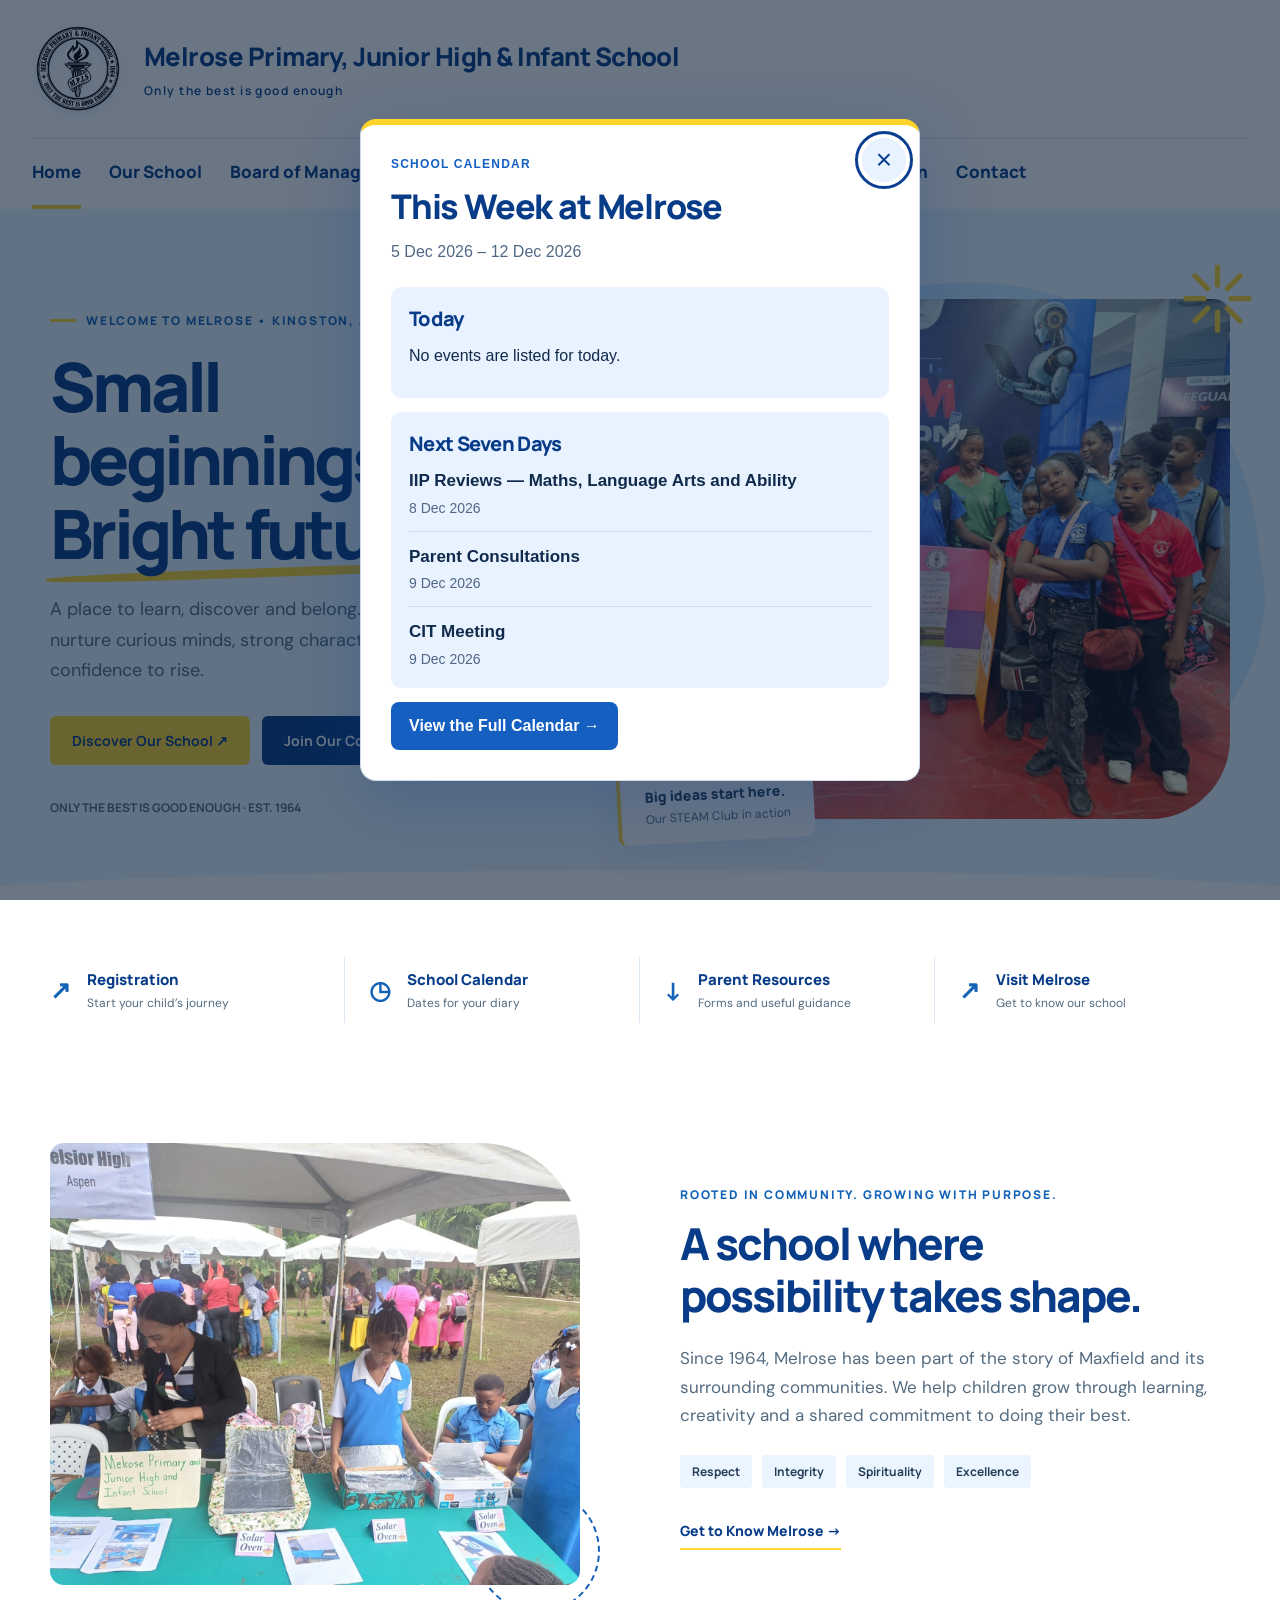
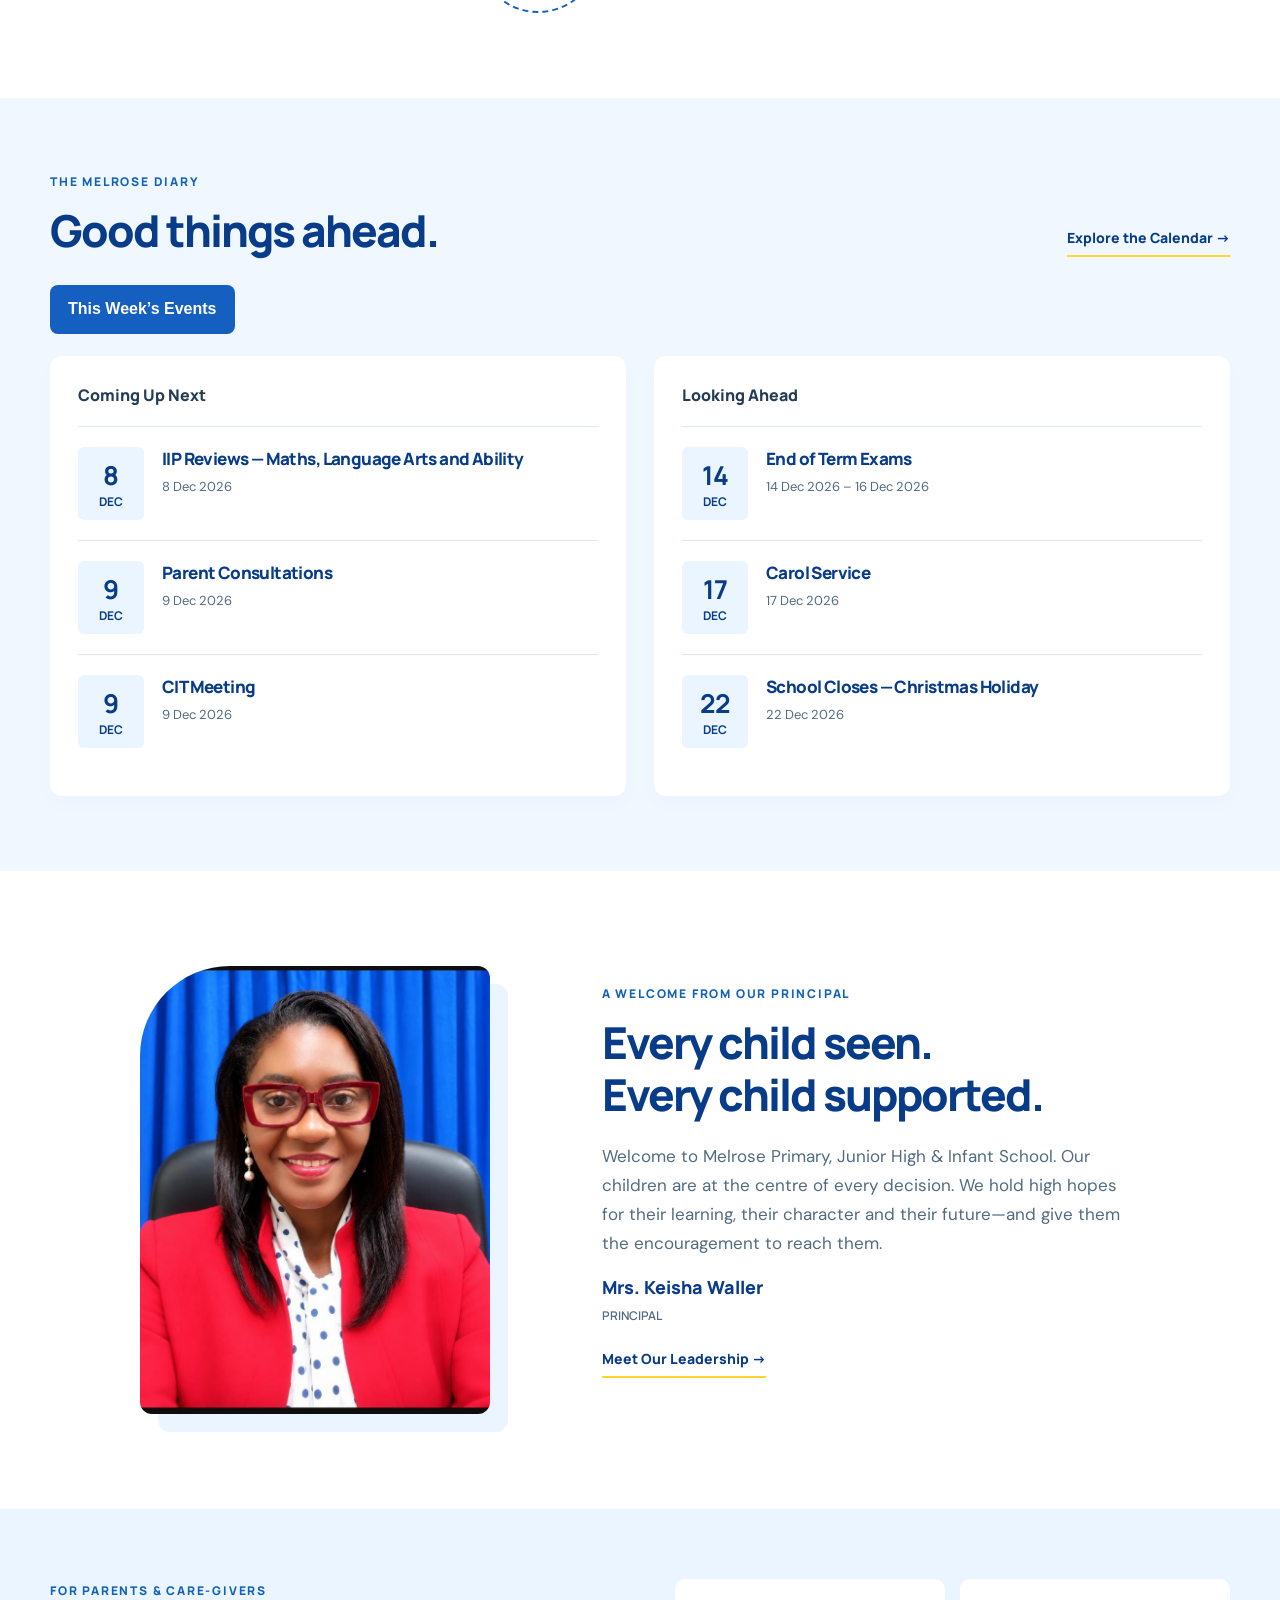
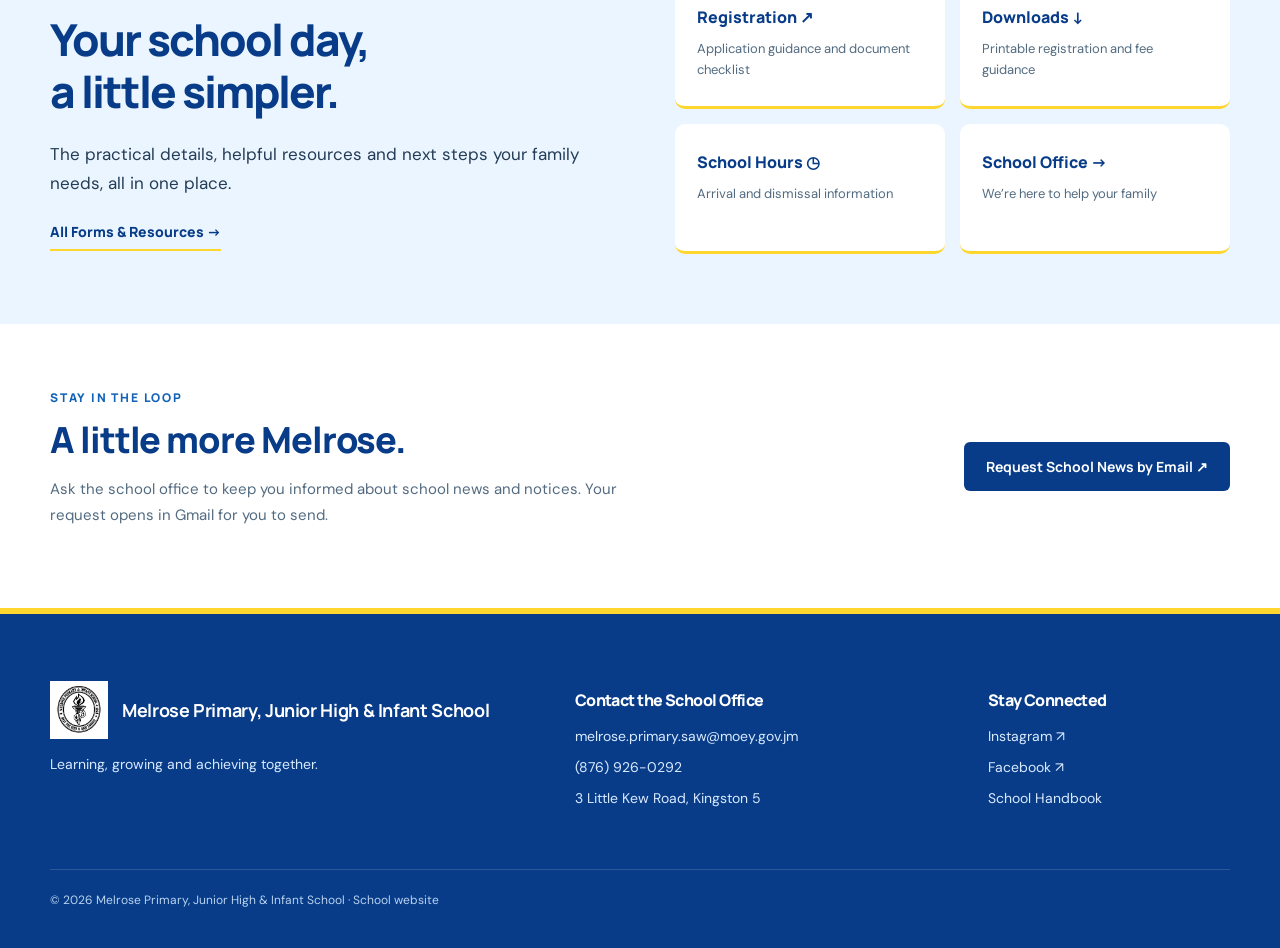
<file: index.html>
<!doctype html><html lang="en"><head><meta charset="utf-8"><meta name="viewport" content="width=device-width,initial-scale=1"><meta name="google-site-verification" content="6ljkaqhNoL0YCIAOjRzmxCRU7wB39GfSyoyVygGRaJo"><title>Melrose Primary, Junior High &amp; Infant School | Kingston, Jamaica</title><meta name="description" content="Welcome to Melrose Primary, Junior High &amp; Infant School at 3 Little Kew Road, Kingston 5. Discover our community, school calendar and registration resources."><link rel="stylesheet" href="modern.css?v=20261111"><script src="modern.js?v=20261111" defer></script><script src="calendar.js?v=events-popup-20261110" defer></script></head><body class="modern-home"><a class="skip-link" href="#main">Skip to content</a><header class="review-header"><a class="school-brand" href="index.html"><img src="melrose-crest.png" alt="Melrose Primary, Junior High &amp; Infant School crest"><span>Melrose Primary, Junior High &amp; Infant School<small>Only the best is good enough</small></span></a><nav aria-label="Main navigation"><a href="index.html" aria-current="page">Home</a><a href="school.html">Our School</a><a href="board.html">Board of Management</a><a href="gallery.html">Gallery</a><a href="calendar.html">Calendar</a><a href="forms.html">Forms & Resources</a><a href="registration.html">Registration</a><a href="contact.html">Contact</a></nav></header><main id="main">
<section class="modern-hero"><div class="mw hero-layout"><div><div class="k hero-eyebrow">Welcome to Melrose • Kingston, Jamaica</div><h1>Small beginnings.<br><em>Bright futures.</em></h1><p>A place to learn, discover and belong. At Melrose, we nurture curious minds, strong character and the confidence to rise.</p><div class="actions"><a class="btn gold" href="school.html">Discover Our School ↗</a><a class="btn" href="registration.html">Join Our Community →</a></div><div class="hero-scroll">ONLY THE BEST IS GOOD ENOUGH · EST. 1964</div></div><div class="hero-art"><img src="images/steam-club/education-week.jpeg" width="1600" height="1200" alt="Melrose STEAM Club with their project at National STEAM Education Week" fetchpriority="high"><svg class="spark-art" viewBox="0 0 100 100" aria-hidden="true"><g fill="none" stroke="currentColor" stroke-width="7" stroke-linecap="round"><path d="M50 8v24m0 36v24M8 50h24m36 0h24M20 20l17 17m26 26 17 17M20 80l17-17m26-26 17-17"/></g></svg><div class="photo-note">Big ideas start here.<small>Our STEAM Club in action</small></div></div></div></section>
<nav class="mw home-shortcuts" aria-label="Popular school links"><a href="registration.html"><span class="shortcut-icon" aria-hidden="true">↗</span><span>Registration<small>Start your child’s journey</small></span></a><a href="calendar.html"><span class="shortcut-icon" aria-hidden="true">◷</span><span>School Calendar<small>Dates for your diary</small></span></a><a href="forms.html"><span class="shortcut-icon" aria-hidden="true">↓</span><span>Parent Resources<small>Forms and useful guidance</small></span></a><a href="visit.html"><span class="shortcut-icon" aria-hidden="true">↗</span><span>Visit Melrose<small>Get to know our school</small></span></a></nav>
<section class="home-story"><div class="mw story-layout"><div class="story-photos"><img src="images/steam-club/solar-ovens.jpeg" width="1600" height="1200" alt="STEAM Club displaying solar oven projects" loading="lazy"></div><div class="story-copy"><div class="k">Rooted in community. Growing with purpose.</div><h2>A school where<br>possibility takes shape.</h2><p>Since 1964, Melrose has been part of the story of Maxfield and its surrounding communities. We help children grow through learning, creativity and a shared commitment to doing their best.</p><div class="value-strip" aria-label="Our R.I.S.E. values"><span>Respect</span><span>Integrity</span><span>Spirituality</span><span>Excellence</span></div><a class="text-link" href="school.html">Get to Know Melrose →</a></div></div></section>
<section class="home-diary" id="news"><div class="mw"><div class="headrow"><div><div class="k">The Melrose diary</div><h2 class="home-section-title">Good things ahead.</h2></div><a class="text-link" href="calendar.html">Explore the Calendar →</a></div><div class="news" id="home-events"><div class="box"><div class="boxhead">Coming Up Next</div><div id="home-next"><p><a href="calendar.html">View upcoming events →</a></p></div></div><div class="box"><div class="boxhead">Looking Ahead</div><div id="home-later"><p><a href="calendar.html">View our school calendar →</a></p></div></div></div></div></section>
<section class="home-principal" id="about"><div class="mw principal-layout"><div class="principal-photo"><img src="[data-uri]" alt="Mrs. Keisha Waller, Principal of Melrose Primary, Junior High &amp; Infant School" width="720" height="922" loading="lazy"></div><div><div class="k">A welcome from our Principal</div><h2 class="home-section-title">Every child seen.<br>Every child supported.</h2><p>Welcome to Melrose Primary, Junior High &amp; Infant School. Our children are at the centre of every decision. We hold high hopes for their learning, their character and their future—and give them the encouragement to reach them.</p><div class="principal-name">Mrs. Keisha Waller<small>PRINCIPAL</small></div><p><a class="text-link" href="board.html#keisha-waller">Meet Our Leadership →</a></p></div></div></section>
<section class="home-family" id="parents"><div class="mw family-layout"><div><div class="k">For parents &amp; Care-givers</div><h2 class="home-section-title">Your school day,<br>a little simpler.</h2><p>The practical details, helpful resources and next steps your family needs, all in one place.</p><a class="text-link" href="forms.html">All Forms &amp; Resources →</a></div><div class="family-links"><a href="registration.html">Registration ↗<span>Application guidance and document checklist</span></a><a href="forms.html#downloads">Downloads ↓<span>Printable registration and fee guidance</span></a><a href="school.html#hours">School Hours ◷<span>Arrival and dismissal information</span></a><a href="contact.html">School Office →<span>We’re here to help your family</span></a></div></div></section>
<section class="home-newsletter"><div class="mw newsletter-layout"><div><div class="k">Stay in the loop</div><h2>A little more Melrose.</h2><p>Ask the school office to keep you informed about school news and notices. Your request opens in Gmail for you to send.</p></div><a class="btn" href="https://mail.google.com/mail/?view=cm&amp;fs=1&amp;to=melrose.primary.saw%40moey.gov.jm&amp;su=School%20Newsletter%20Subscription%20Request&amp;body=Hello%20School%20Office%2C%0A%0APlease%20add%20me%20to%20the%20school%20newsletter%20mailing%20list.%20I%20consent%20to%20receiving%20school%20news.%0A%0AName%3A%0AEmail%3A" target="_blank" rel="noopener noreferrer">Request School News by Email ↗</a></div></section></main><footer class="review-footer"><div><a class="school-brand" href="index.html"><img src="melrose-crest.png" alt="School crest"><strong>Melrose Primary, Junior High &amp; Infant School</strong></a><p>Learning, growing and achieving together.</p></div><div><h2>Contact the School Office</h2><a href="mailto:melrose.primary.saw@moey.gov.jm">melrose.primary.saw@moey.gov.jm</a><a href="tel:+18769260292">(876) 926-0292</a><a href="https://www.google.com/maps/search/?api=1&amp;query=3+Little+Kew+Road+Kingston+5+Jamaica" target="_blank" rel="noopener noreferrer">3 Little Kew Road, Kingston 5</a></div><div><h2>Stay Connected</h2><a href="https://www.instagram.com/melroseprimaryinfant/" target="_blank" rel="noopener noreferrer">Instagram ↗</a><a href="https://www.facebook.com/profile.php?id=61595158891442" target="_blank" rel="noopener noreferrer">Facebook ↗</a><a href="forms.html#handbook">School Handbook</a></div><p class="footer-note">© 2026 Melrose Primary, Junior High &amp; Infant School · School website</p></footer></body></html>
</file>
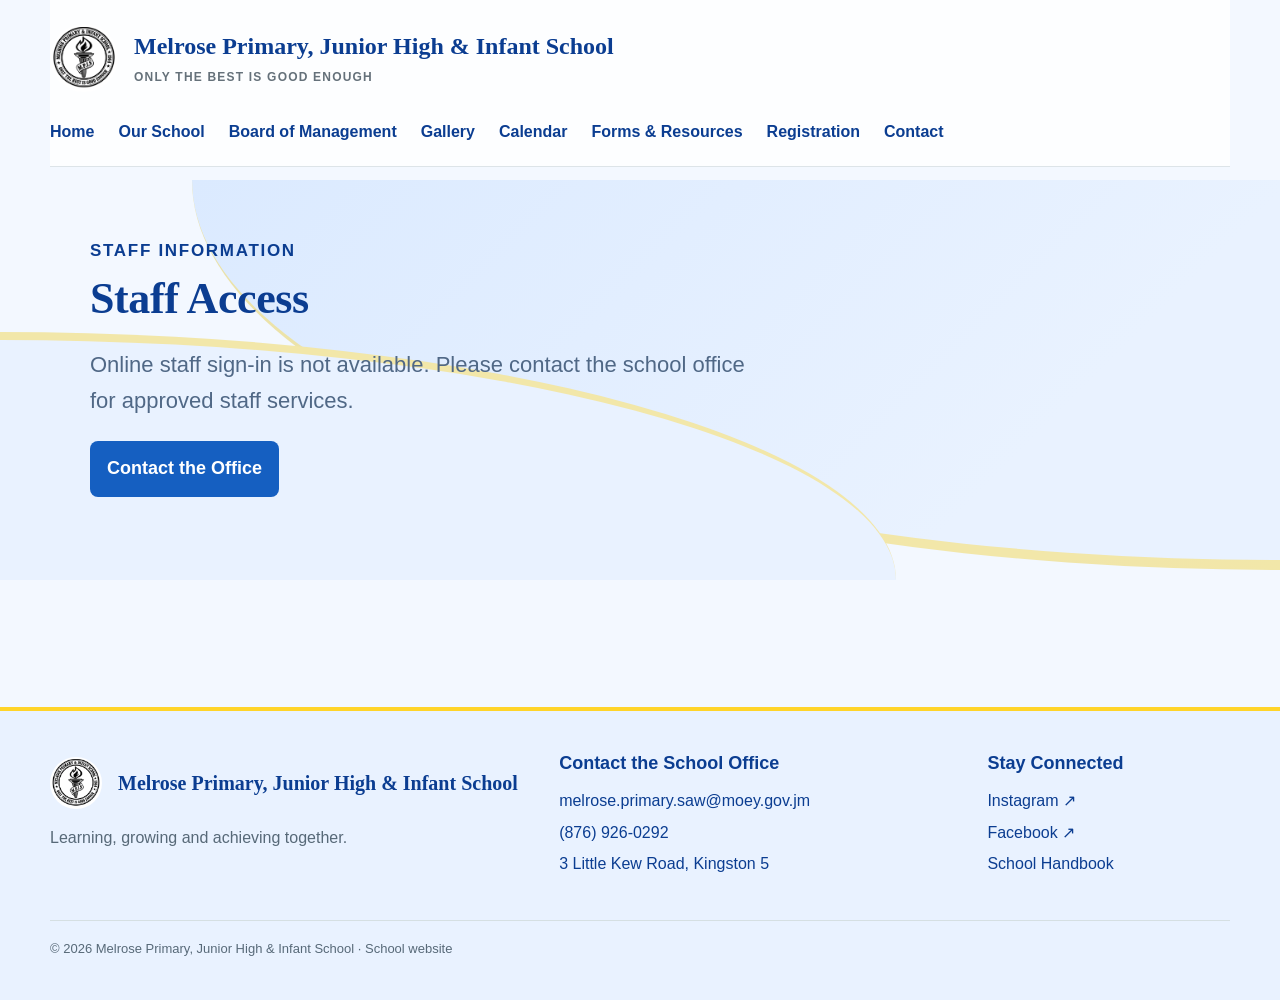
<file: admin.html>
<!doctype html><html lang="en"><head><meta charset="utf-8"><meta name="viewport" content="width=device-width,initial-scale=1"><title>Admin login | Melrose</title><link rel="stylesheet" href="school-pages.css"><link rel="stylesheet" href="review.css"><script src="review.js" defer></script></head><body><header class="review-header"><a class="school-brand" href="index.html"><img src="melrose-crest.png" alt="Melrose Primary, Junior High &amp; Infant School crest"><span>Melrose Primary, Junior High &amp; Infant School<small>Only the best is good enough</small></span></a><nav aria-label="Main navigation"><a href="index.html">Home</a><a href="school.html">Our School</a><a href="board.html">Board of Management</a><a href="gallery.html">Gallery</a><a href="calendar.html">Calendar</a><a href="forms.html">Forms & Resources</a><a href="registration.html">Registration</a><a href="contact.html">Contact</a></nav></header><main><p class="label">Staff Information</p><h1>Staff Access</h1><p class="lead">Online staff sign-in is not available. Please contact the school office for approved staff services.</p><a class="button" href="contact.html">Contact the Office</a></main><footer class="review-footer"><div><a class="school-brand" href="index.html"><img src="melrose-crest.png" alt="School crest"><strong>Melrose Primary, Junior High &amp; Infant School</strong></a><p>Learning, growing and achieving together.</p></div><div><h2>Contact the School Office</h2><a href="mailto:melrose.primary.saw@moey.gov.jm">melrose.primary.saw@moey.gov.jm</a><a href="tel:+18769260292">(876) 926-0292</a><a href="https://www.google.com/maps/search/?api=1&amp;query=3+Little+Kew+Road+Kingston+5+Jamaica" target="_blank" rel="noopener noreferrer">3 Little Kew Road, Kingston 5</a></div><div><h2>Stay Connected</h2><a href="https://www.instagram.com/melroseprimaryinfant/" target="_blank" rel="noopener noreferrer">Instagram ↗</a><a href="https://www.facebook.com/profile.php?id=61595158891442" target="_blank" rel="noopener noreferrer">Facebook ↗</a><a href="forms.html#handbook">School Handbook</a></div><p class="footer-note">© 2026 Melrose Primary, Junior High &amp; Infant School · School website</p></footer></body></html>
</file>
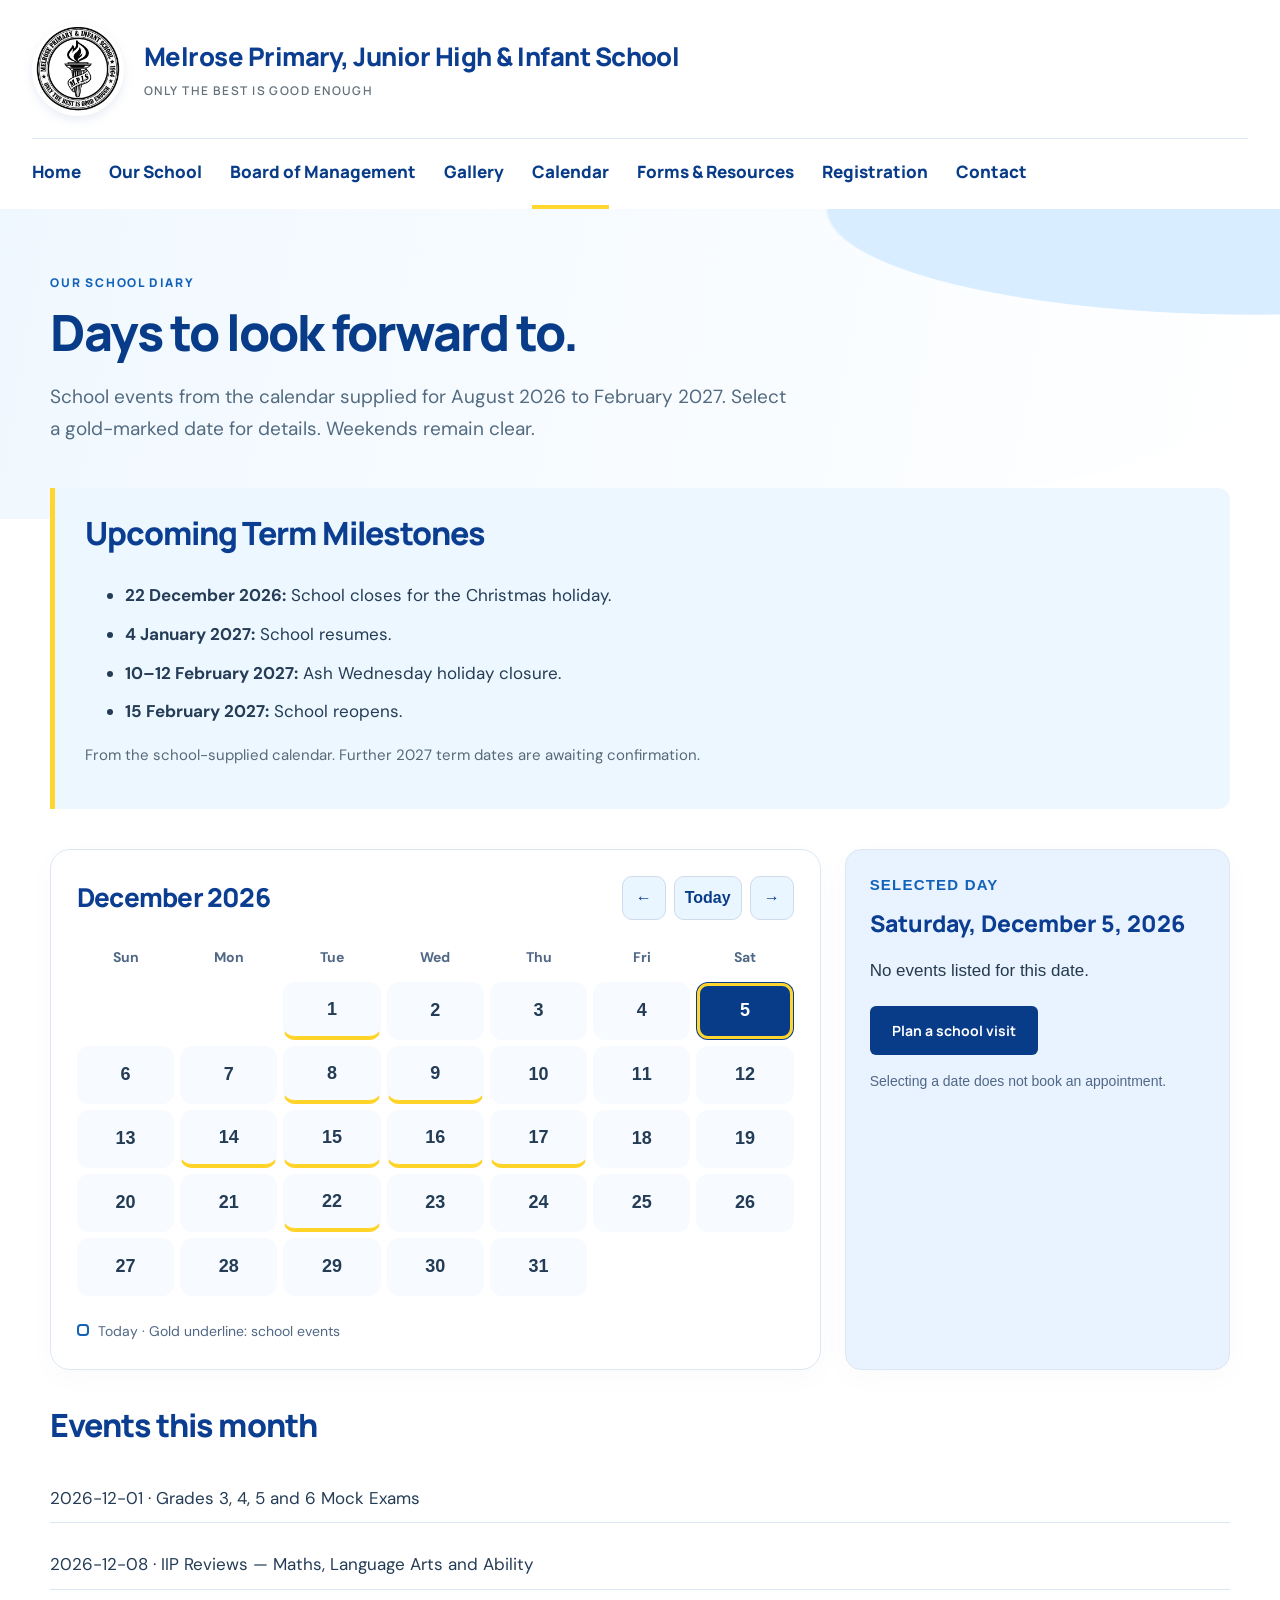
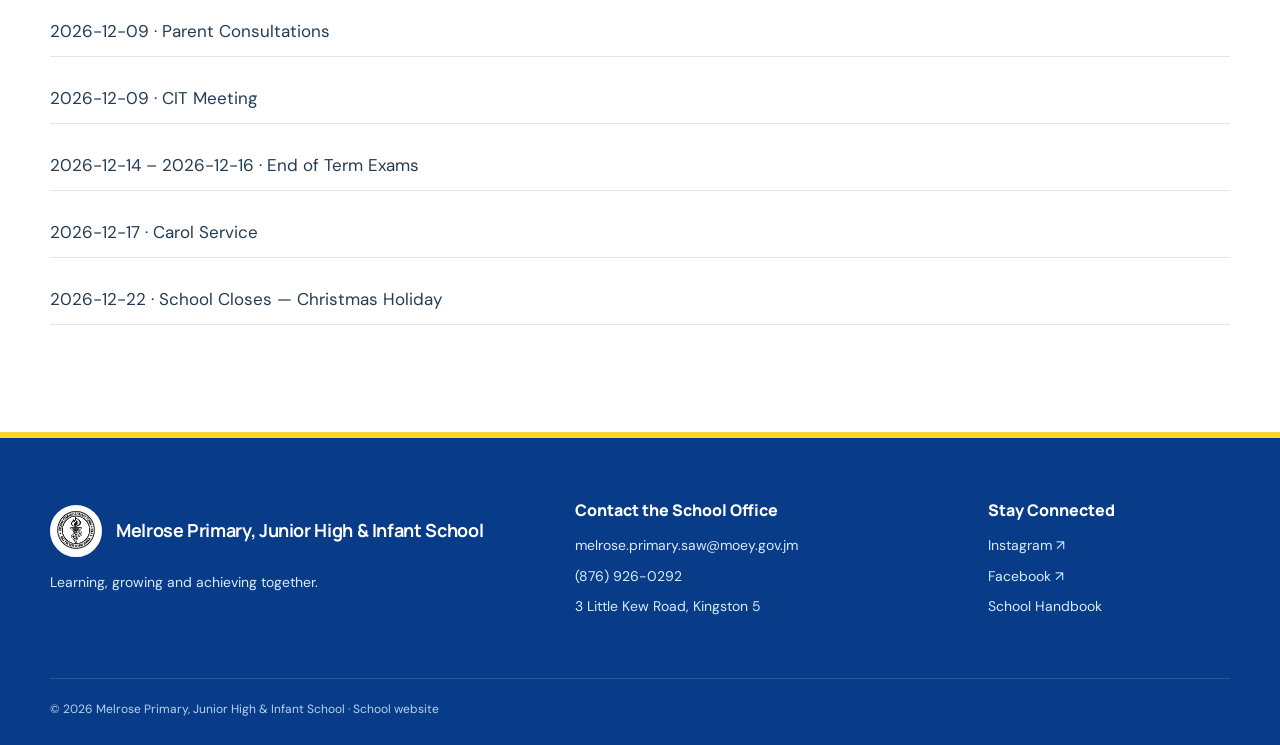
<file: calendar.html>
<!doctype html>
<html lang="en"><head><meta charset="utf-8"><meta name="viewport" content="width=device-width,initial-scale=1"><title>Calendar | Melrose</title><link rel="stylesheet" href="school-pages.css"><link rel="stylesheet" href="calendar.css"><script src="calendar.js?v=review20261025" defer></script><link rel="stylesheet" href="review.css?v=calendar-title-20261111"><script src="review.js" defer></script><style>main>h1.calendar-page-title{font:800 clamp(30px,4vw,44px)/1.18 Georgia,serif!important;letter-spacing:-.4px!important;color:#0b3d91!important;margin:10px 0 18px;max-width:1000px}</style><link rel="stylesheet" href="modern.css?v=20261111"><script src="modern.js?v=20261111" defer></script></head>
<body><a class="skip-link" href="#main">Skip to content</a><header class="review-header"><a class="school-brand" href="index.html"><img src="melrose-crest.png" alt="Melrose Primary, Junior High &amp; Infant School crest"><span>Melrose Primary, Junior High &amp; Infant School<small>Only the best is good enough</small></span></a><nav aria-label="Main navigation"><a href="index.html">Home</a><a href="school.html">Our School</a><a href="board.html">Board of Management</a><a href="gallery.html">Gallery</a><a href="calendar.html" aria-current="page">Calendar</a><a href="forms.html">Forms & Resources</a><a href="registration.html">Registration</a><a href="contact.html">Contact</a></nav></header>
<main id="main"><p class="label">Our school diary</p><h1 class="calendar-page-title">Days to look forward to.</h1><p class="lead">School events from the calendar supplied for August 2026 to February 2027. Select a gold-marked date for details. Weekends remain clear.</p>
<section class="term-summary"><h2>Upcoming Term Milestones</h2><ul><li><strong>22 December 2026:</strong> School closes for the Christmas holiday.</li><li><strong>4 January 2027:</strong> School resumes.</li><li><strong>10–12 February 2027:</strong> Ash Wednesday holiday closure.</li><li><strong>15 February 2027:</strong> School reopens.</li></ul><p>From the school-supplied calendar. Further 2027 term dates are awaiting confirmation.</p></section><div class="calendar-layout"><section class="calendar" aria-label="School calendar"><div class="calendar-toolbar"><h2 id="month" aria-live="polite"></h2><div class="controls"><button id="previous" aria-label="Previous month">←</button><button id="today">Today</button><button id="next" aria-label="Next month">→</button></div></div><div class="weekdays" aria-hidden="true"><span>Sun</span><span>Mon</span><span>Tue</span><span>Wed</span><span>Thu</span><span>Fri</span><span>Sat</span></div><div id="days" class="days" role="group" aria-label="Choose a date"></div><p class="legend"><span></span> Today · Gold underline: school events</p><noscript>Please enable JavaScript to use the interactive calendar.</noscript></section>
<aside class="day-details" aria-live="polite" aria-atomic="true"><p class="label">Selected day</p><h2 id="selected-date"></h2><div class="empty-icon" aria-hidden="true">☀</div><h3>School events</h3><p>Select a date to see its events.</p><a class="button" href="visit.html">Plan a school visit</a><p class="note">Selecting a date does not book an appointment.</p></aside></div></main><footer class="review-footer"><div><a class="school-brand" href="index.html"><img src="melrose-crest.png" alt="School crest"><strong>Melrose Primary, Junior High &amp; Infant School</strong></a><p>Learning, growing and achieving together.</p></div><div><h2>Contact the School Office</h2><a href="mailto:melrose.primary.saw@moey.gov.jm">melrose.primary.saw@moey.gov.jm</a><a href="tel:+18769260292">(876) 926-0292</a><a href="https://www.google.com/maps/search/?api=1&amp;query=3+Little+Kew+Road+Kingston+5+Jamaica" target="_blank" rel="noopener noreferrer">3 Little Kew Road, Kingston 5</a></div><div><h2>Stay Connected</h2><a href="https://www.instagram.com/melroseprimaryinfant/" target="_blank" rel="noopener noreferrer">Instagram ↗</a><a href="https://www.facebook.com/profile.php?id=61595158891442" target="_blank" rel="noopener noreferrer">Facebook ↗</a><a href="forms.html#handbook">School Handbook</a></div><p class="footer-note">© 2026 Melrose Primary, Junior High &amp; Infant School · School website</p></footer></body></html>
</file>
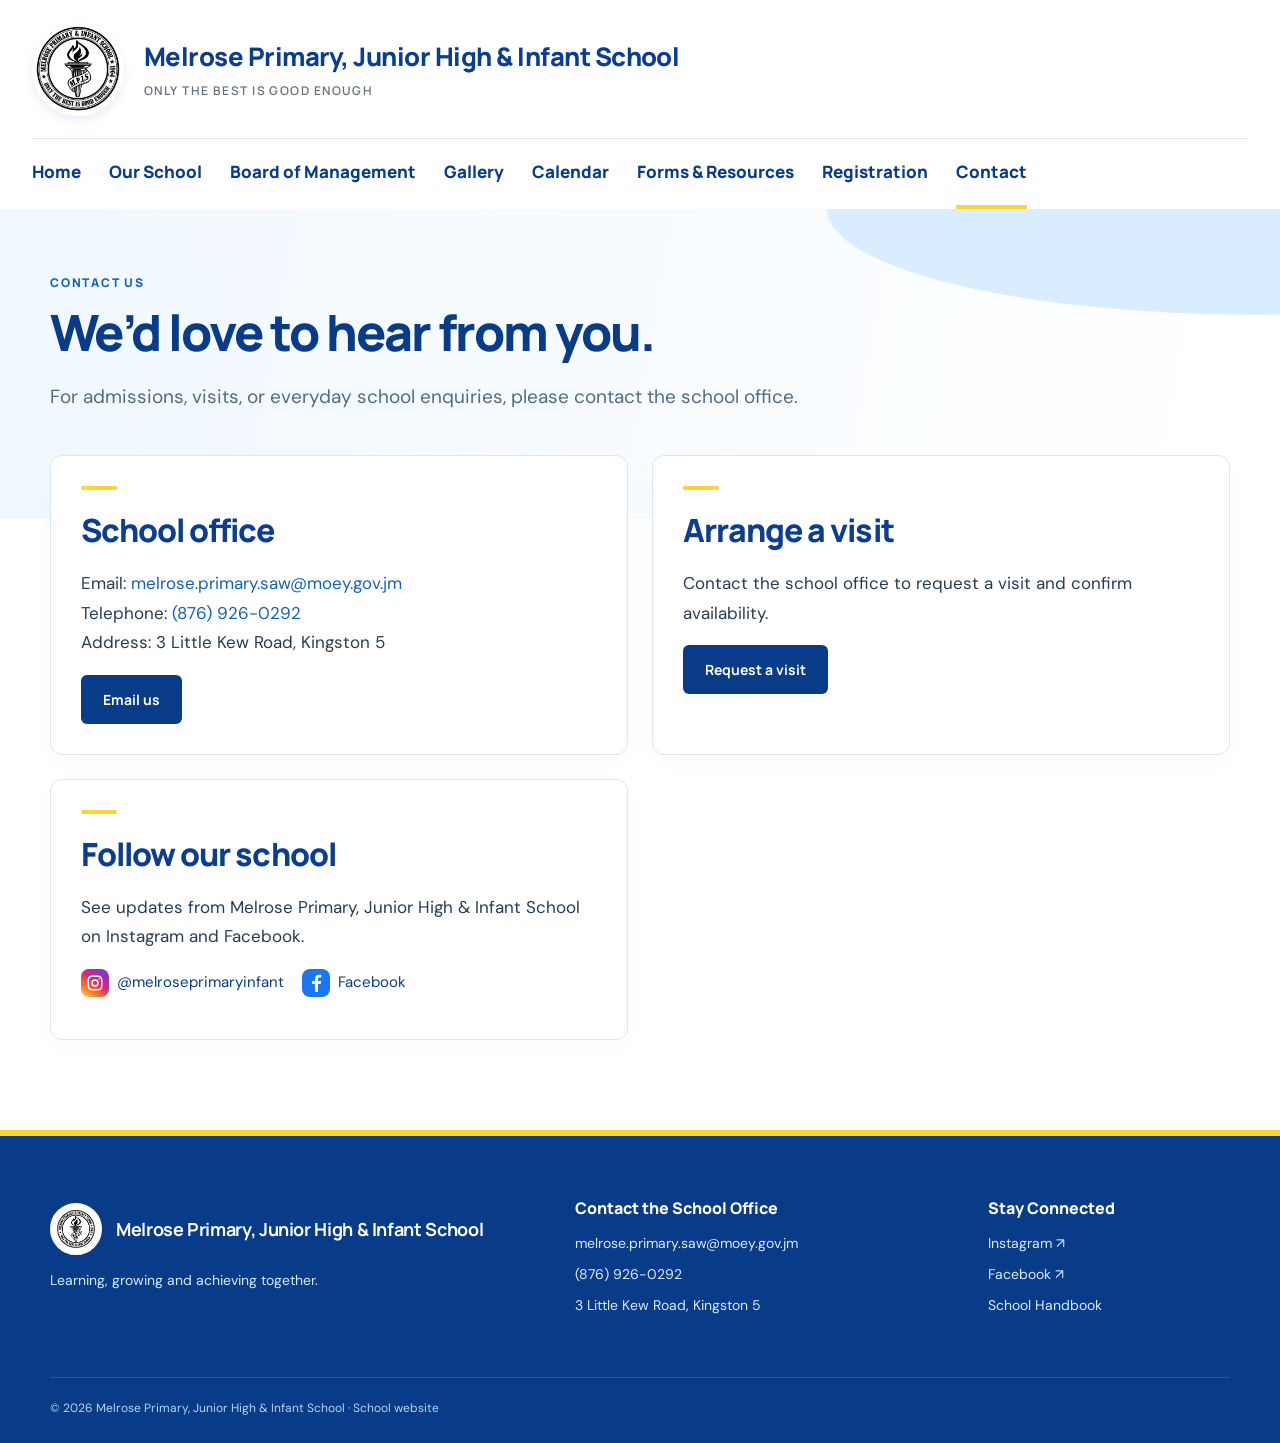
<file: contact.html>
<!doctype html><html lang="en"><head><meta charset="utf-8"><meta name="viewport" content="width=device-width,initial-scale=1"><title>Contact | Melrose</title><link rel="stylesheet" href="school-pages.css"><style>.instagram-link{display:inline-flex!important;align-items:center;gap:8px;font-size:15px;text-decoration:none}.instagram-mark{display:inline-flex;width:28px;height:28px;flex:0 0 28px;align-items:center;justify-content:center;border-radius:8px;background:linear-gradient(35deg,#feda75,#fa7e1e 25%,#d62976 55%,#962fbf 80%,#4f5bd5);color:#fff;animation:instagram-float 3s ease-in-out infinite}.instagram-mark svg{width:18px;height:18px}.instagram-link:hover .instagram-mark{animation-play-state:paused}.instagram-link:focus-visible{outline:2px solid currentColor;outline-offset:5px}@keyframes instagram-float{0%,100%{transform:translateY(0)}50%{transform:translateY(-3px)}}@media(prefers-reduced-motion:reduce){.instagram-mark{animation:none}}</style><style>.school-social-links{display:flex;flex-wrap:wrap;align-items:center;gap:12px 18px;margin-bottom:12px}.facebook-link{display:inline-flex!important;align-items:center;gap:8px;font-size:15px;text-decoration:none}.facebook-mark{display:inline-flex;width:28px;height:28px;flex:0 0 28px;align-items:center;justify-content:center;border-radius:8px;background:#1877f2;color:#fff}.facebook-mark svg{width:24px;height:24px}.facebook-link:focus-visible{outline:2px solid currentColor;outline-offset:5px}</style><link rel="stylesheet" href="review.css?v=resource-headings-20261111"><script src="review.js" defer></script><style>
main>h1{font:800 clamp(30px,4vw,44px)/1.18 Georgia,serif!important;letter-spacing:-.4px!important;color:#0b3d91!important;margin:10px 0 18px}
main .list h2{font:800 26px/1.3 Georgia,serif!important;letter-spacing:0!important;color:#0b3d91!important;margin:0 0 14px}
main .lead{font:400 20px/1.6 Arial,sans-serif;color:#506886}
main .list article{padding:28px;background:#fff;border:1px solid #cfdbeb;border-radius:14px}
main .list article p,main .list article li{font:400 18px/1.65 Arial,sans-serif}
main .list article .button{font:700 16px/1.4 Arial,sans-serif;padding:12px 16px}
@media(max-width:600px){main .list article{padding:22px}main .list h2{font-size:24px!important}}
</style><link rel="stylesheet" href="modern.css?v=20261111"><script src="modern.js?v=20261111" defer></script></head><body><a class="skip-link" href="#main">Skip to content</a><header class="review-header"><a class="school-brand" href="index.html"><img src="melrose-crest.png" alt="Melrose Primary, Junior High &amp; Infant School crest"><span>Melrose Primary, Junior High &amp; Infant School<small>Only the best is good enough</small></span></a><nav aria-label="Main navigation"><a href="index.html">Home</a><a href="school.html">Our School</a><a href="board.html">Board of Management</a><a href="gallery.html">Gallery</a><a href="calendar.html">Calendar</a><a href="forms.html">Forms & Resources</a><a href="registration.html">Registration</a><a href="contact.html" aria-current="page">Contact</a></nav></header><main id="main"><p class="label">Contact us</p><h1>We’d love to hear from you.</h1><p class="lead">For admissions, visits, or everyday school enquiries, please contact the school office.</p><section class="list"><article><h2>School office</h2><p>Email: <a style="overflow-wrap:anywhere" href="mailto:melrose.primary.saw@moey.gov.jm">melrose.primary.saw@moey.gov.jm</a><br>Telephone: <a href="tel:+18769260292">(876) 926-0292</a><br>Address: 3 Little Kew Road, Kingston 5</p><a class="button" href="https://mail.google.com/mail/?view=cm&amp;fs=1&amp;to=melrose.primary.saw%40moey.gov.jm" target="_blank" rel="noopener noreferrer">Email us</a></article><article><h2>Arrange a visit</h2><p>Contact the school office to request a visit and confirm availability.</p><a class="button" href="visit.html">Request a visit</a></article><article><h2>Follow our school</h2><p>See updates from Melrose Primary, Junior High &amp; Infant School on Instagram and Facebook.</p><div class="school-social-links"><a class="instagram-link" href="https://www.instagram.com/melroseprimaryinfant/" target="_blank" rel="noopener noreferrer" aria-label="Follow Melrose Primary, Junior High &amp; Infant School on Instagram (opens in a new tab)"><span class="instagram-mark" aria-hidden="true"><svg viewBox="0 0 24 24" fill="none" stroke="currentColor" stroke-width="2"><rect x="3" y="3" width="18" height="18" rx="5"/><circle cx="12" cy="12" r="4"/><circle cx="17.5" cy="6.5" r="1" fill="currentColor" stroke="none"/></svg></span><span>@melroseprimaryinfant</span></a><a class="facebook-link" href="https://www.facebook.com/profile.php?id=61595158891442" target="_blank" rel="noopener noreferrer" aria-label="Follow Melrose Primary, Junior High &amp; Infant School on Facebook (opens in a new tab)"><span class="facebook-mark" aria-hidden="true"><svg viewBox="0 0 24 24" fill="currentColor"><path d="M14 21v-8h2.7l.4-3H14V8c0-.9.3-1.5 1.6-1.5h1.7V3.8c-.3 0-1.3-.1-2.4-.1-2.4 0-4 1.5-4 4.2V10H8v3h2.9v8z"/></svg></span><span>Facebook</span></a></div></article></section></main><footer class="review-footer"><div><a class="school-brand" href="index.html"><img src="melrose-crest.png" alt="School crest"><strong>Melrose Primary, Junior High &amp; Infant School</strong></a><p>Learning, growing and achieving together.</p></div><div><h2>Contact the School Office</h2><a href="mailto:melrose.primary.saw@moey.gov.jm">melrose.primary.saw@moey.gov.jm</a><a href="tel:+18769260292">(876) 926-0292</a><a href="https://www.google.com/maps/search/?api=1&amp;query=3+Little+Kew+Road+Kingston+5+Jamaica" target="_blank" rel="noopener noreferrer">3 Little Kew Road, Kingston 5</a></div><div><h2>Stay Connected</h2><a href="https://www.instagram.com/melroseprimaryinfant/" target="_blank" rel="noopener noreferrer">Instagram ↗</a><a href="https://www.facebook.com/profile.php?id=61595158891442" target="_blank" rel="noopener noreferrer">Facebook ↗</a><a href="forms.html#handbook">School Handbook</a></div><p class="footer-note">© 2026 Melrose Primary, Junior High &amp; Infant School · School website</p></footer></body></html>
</file>
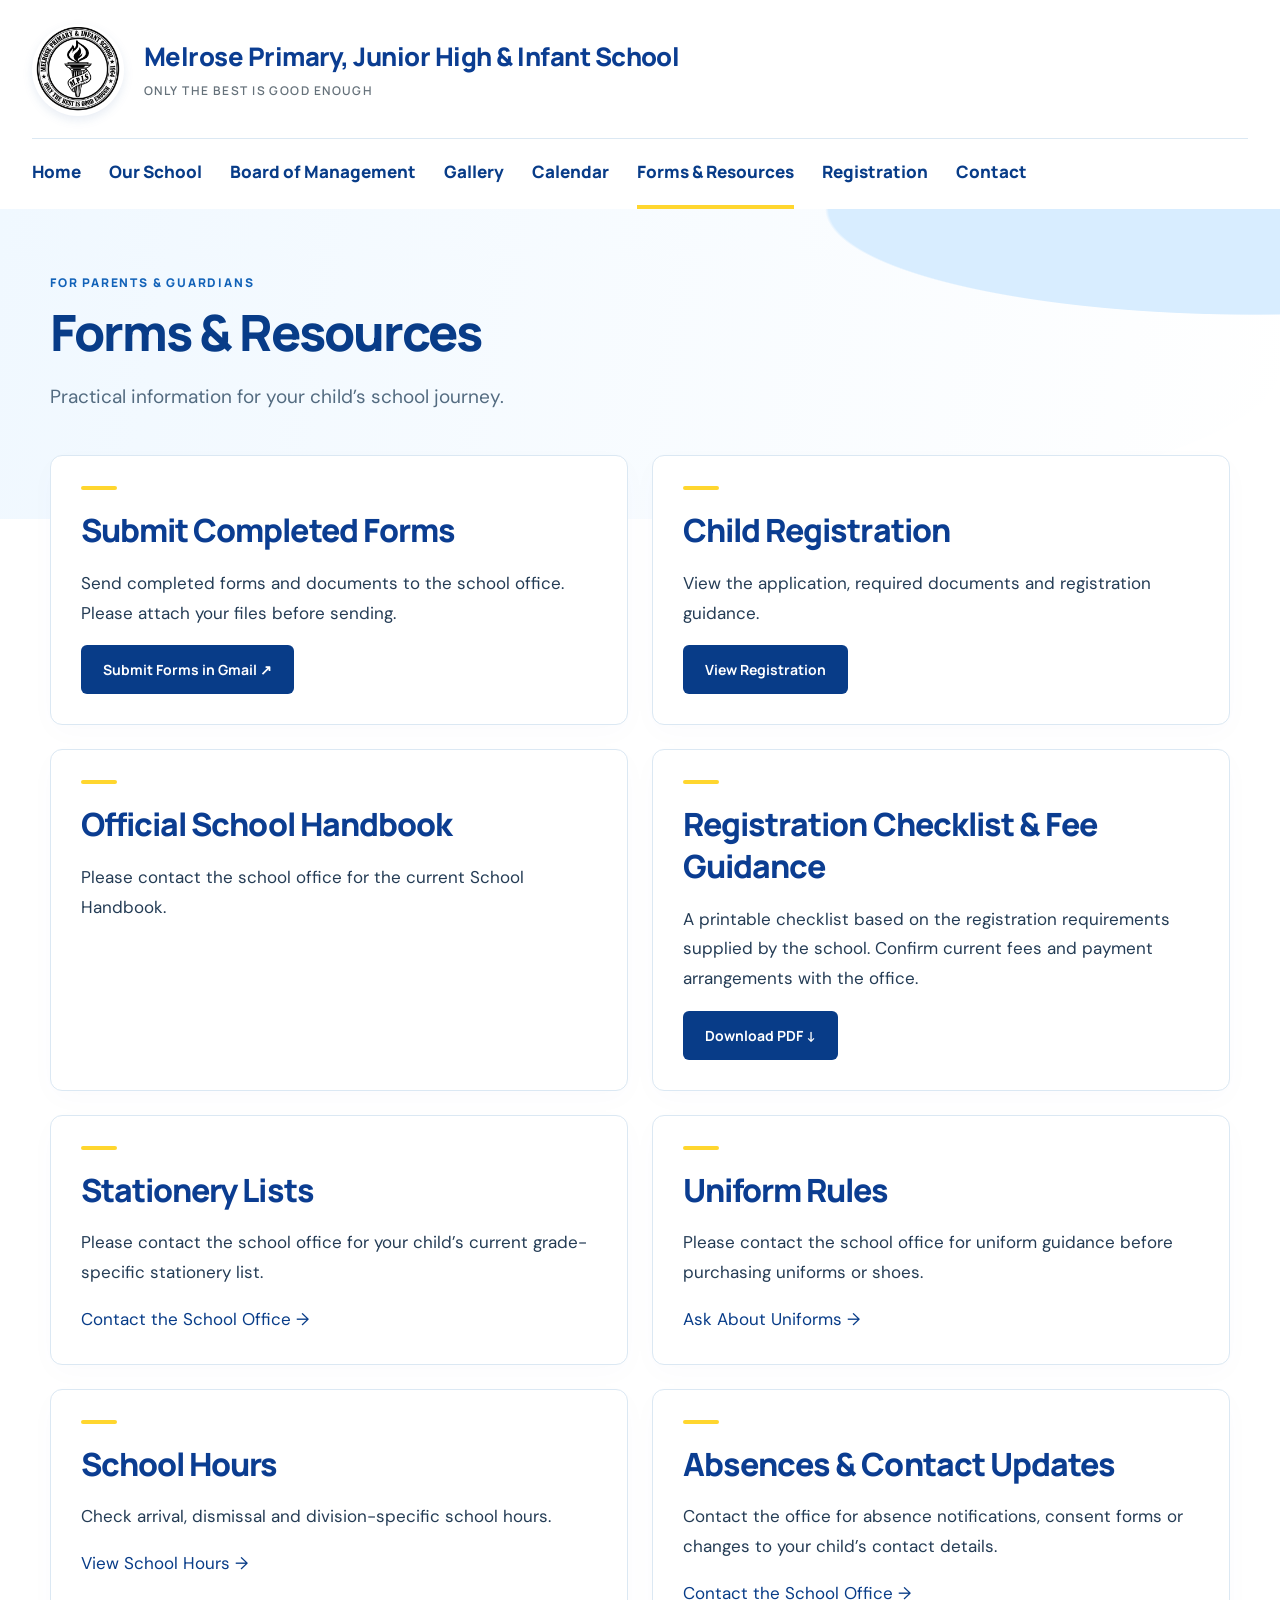
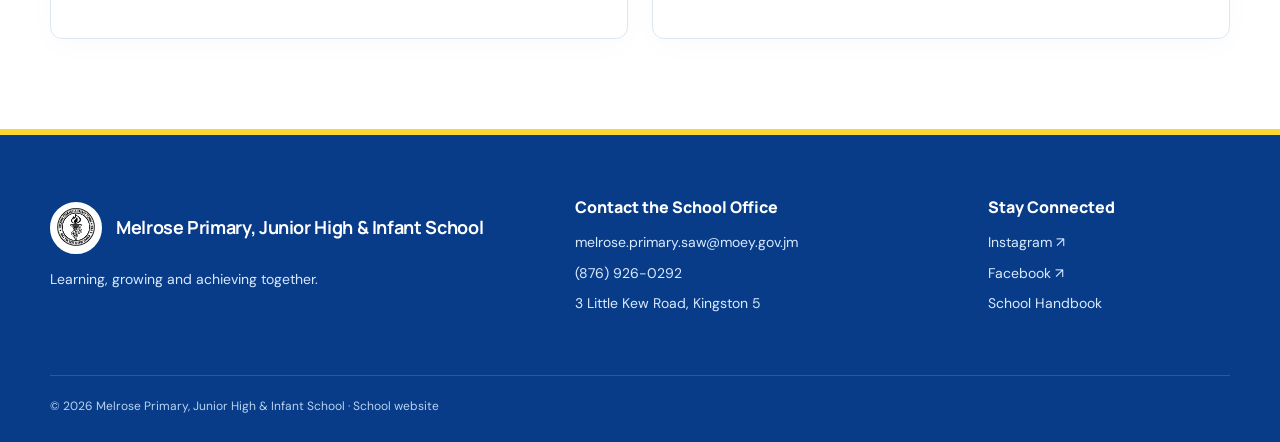
<file: forms.html>
<!doctype html><html lang="en"><head><meta charset="utf-8"><meta name="viewport" content="width=device-width,initial-scale=1"><title>Forms | Melrose Primary, Junior High &amp; Infant School</title><link rel="stylesheet" href="school-pages.css"><link rel="stylesheet" href="review.css?v=resource-headings-20261111"><script src="review.js" defer></script><style>
main>h1{font:800 clamp(30px,4vw,44px)/1.18 Georgia,serif!important;letter-spacing:-.4px!important;color:#0b3d91!important;margin:10px 0 18px}
main .list h2{font:800 26px/1.3 Georgia,serif!important;letter-spacing:0!important;color:#0b3d91!important;margin:0 0 14px}
main .lead{font:400 20px/1.6 Arial,sans-serif;color:#506886}
main .list article{padding:28px;background:#fff;border:1px solid #cfdbeb;border-radius:14px}
main .list article p,main .list article li{font:400 18px/1.65 Arial,sans-serif}
main .list article .button{font:700 16px/1.4 Arial,sans-serif;padding:12px 16px}
@media(max-width:600px){main .list article{padding:22px}main .list h2{font-size:24px!important}}
</style><link rel="stylesheet" href="modern.css?v=20261111"><script src="modern.js?v=20261111" defer></script></head><body><a class="skip-link" href="#main">Skip to content</a><header class="review-header"><a class="school-brand" href="index.html"><img src="melrose-crest.png" alt="Melrose Primary, Junior High &amp; Infant School crest"><span>Melrose Primary, Junior High &amp; Infant School<small>Only the best is good enough</small></span></a><nav aria-label="Main navigation"><a href="index.html">Home</a><a href="school.html">Our School</a><a href="board.html">Board of Management</a><a href="gallery.html">Gallery</a><a href="calendar.html">Calendar</a><a href="forms.html" aria-current="page">Forms & Resources</a><a href="registration.html">Registration</a><a href="contact.html">Contact</a></nav></header><main id="main"><p class="label">For Parents &amp; Guardians</p><h1>Forms &amp; Resources</h1><p class="lead">Practical information for your child’s school journey.</p><section class="list"><article><h2>Submit Completed Forms</h2><p>Send completed forms and documents to the school office. Please attach your files before sending.</p><a class="button" href="https://mail.google.com/mail/?view=cm&amp;fs=1&amp;to=melrose.primary.saw%40moey.gov.jm&amp;su=School%20Form%20Submission" target="_blank" rel="noopener noreferrer">Submit Forms in Gmail ↗</a></article><article><h2>Child Registration</h2><p>View the application, required documents and registration guidance.</p><a class="button" href="registration.html">View Registration</a></article><article id="handbook"><h2>Official School Handbook</h2><p>Please contact the school office for the current School Handbook.</p></article><article id="downloads"><h2>Registration Checklist &amp; Fee Guidance</h2><p>A printable checklist based on the registration requirements supplied by the school. Confirm current fees and payment arrangements with the office.</p><a class="button" href="registration-guide.pdf" download>Download PDF ↓</a></article><article><h2>Stationery Lists</h2><p>Please contact the school office for your child’s current grade-specific stationery list.</p><a href="contact.html">Contact the School Office →</a></article><article><h2>Uniform Rules</h2><p>Please contact the school office for uniform guidance before purchasing uniforms or shoes.</p><a href="contact.html">Ask About Uniforms →</a></article><article><h2>School Hours</h2><p>Check arrival, dismissal and division-specific school hours.</p><a href="school.html#hours">View School Hours →</a></article><article><h2>Absences &amp; Contact Updates</h2><p>Contact the office for absence notifications, consent forms or changes to your child’s contact details.</p><a href="contact.html">Contact the School Office →</a></article></section></main><footer class="review-footer"><div><a class="school-brand" href="index.html"><img src="melrose-crest.png" alt="School crest"><strong>Melrose Primary, Junior High &amp; Infant School</strong></a><p>Learning, growing and achieving together.</p></div><div><h2>Contact the School Office</h2><a href="mailto:melrose.primary.saw@moey.gov.jm">melrose.primary.saw@moey.gov.jm</a><a href="tel:+18769260292">(876) 926-0292</a><a href="https://www.google.com/maps/search/?api=1&amp;query=3+Little+Kew+Road+Kingston+5+Jamaica" target="_blank" rel="noopener noreferrer">3 Little Kew Road, Kingston 5</a></div><div><h2>Stay Connected</h2><a href="https://www.instagram.com/melroseprimaryinfant/" target="_blank" rel="noopener noreferrer">Instagram ↗</a><a href="https://www.facebook.com/profile.php?id=61595158891442" target="_blank" rel="noopener noreferrer">Facebook ↗</a><a href="forms.html#handbook">School Handbook</a></div><p class="footer-note">© 2026 Melrose Primary, Junior High &amp; Infant School · School website</p></footer></body></html>
</file>
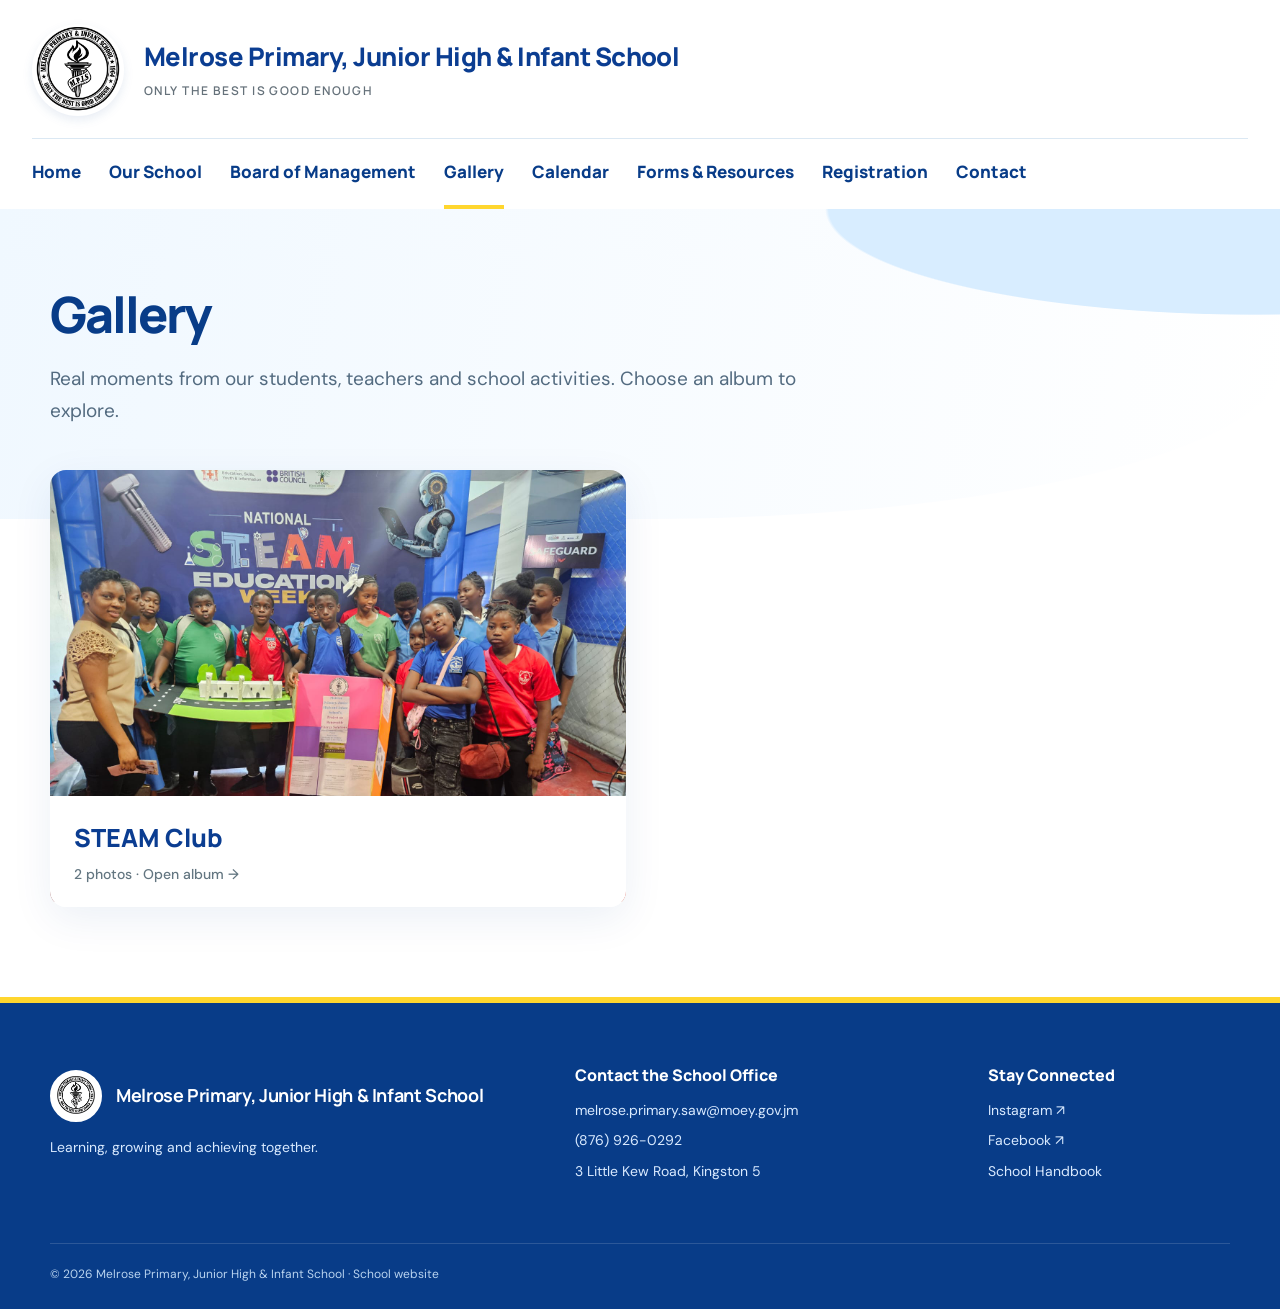
<file: gallery.html>
<!doctype html><html lang="en"><head><meta charset="utf-8"><meta name="viewport" content="width=device-width,initial-scale=1"><title>Gallery | Melrose Primary, Junior High &amp; Infant School</title><link rel="stylesheet" href="school-pages.css"><style>.gallery .album-tile{padding:0;border:0;cursor:pointer;text-align:left;position:relative;height:240px;border-radius:15px;overflow:hidden;background:#0b3d91;color:white;font:700 20px Arial}.gallery .album-tile img{width:100%;height:100%;object-fit:cover;border-radius:0;background:none}.album-tile span{position:absolute;bottom:0;left:0;right:0;background:#0b3d91e8;padding:16px}.album-tile small{display:block;font-size:14px;margin-top:5px}#steam-album{margin-top:40px;scroll-margin-top:20px}#steam-album[hidden]{display:none}.photo-list{display:grid;gap:24px;max-width:900px;margin:auto}.photo-list button{padding:0;border:0;background:white;border-radius:14px;overflow:hidden;cursor:zoom-in;text-align:left;color:var(--t);font:inherit}.photo-list img{width:100%;height:auto;display:block}.photo-list span{display:block;padding:15px}.album-heading{display:flex;justify-content:space-between;gap:20px;align-items:center}.album-heading button,.viewer button{border:0;border-radius:8px;padding:12px 16px;cursor:pointer;font:700 18px Arial}.viewer{border:0;border-radius:14px;padding:60px 16px 16px;background:#071b33;color:white;width:min(1200px,96vw);max-height:95dvh}.viewer::backdrop{background:#000d}.viewer img{display:block;max-width:100%;max-height:72dvh;width:auto;height:auto;object-fit:contain;margin:auto}.viewer .close{position:absolute;right:12px;top:10px;font-size:26px;background:white;color:#0b3d91;min-width:44px}.viewer-controls{display:flex;align-items:center;justify-content:space-between;gap:12px;margin-top:14px}.viewer-controls p{margin:0;text-align:center;font-size:16px}button:focus-visible{outline:3px solid #155fc1;outline-offset:4px}body.photo-open{overflow:hidden}@media(max-width:600px){.album-heading{align-items:start;flex-direction:column}.viewer{padding-left:8px;padding-right:8px}.viewer-controls button{padding:12px}.viewer-controls p{font-size:14px}}</style><link rel="stylesheet" href="review.css?v=album-heading-20261111"><script src="review.js" defer></script><link rel="stylesheet" href="modern.css?v=20261111"><script src="modern.js?v=20261111" defer></script></head><body><a class="skip-link" href="#main">Skip to content</a><header class="review-header"><a class="school-brand" href="index.html"><img src="melrose-crest.png" alt="Melrose Primary, Junior High &amp; Infant School crest"><span>Melrose Primary, Junior High &amp; Infant School<small>Only the best is good enough</small></span></a><nav aria-label="Main navigation"><a href="index.html">Home</a><a href="school.html">Our School</a><a href="board.html">Board of Management</a><a href="gallery.html" aria-current="page">Gallery</a><a href="calendar.html">Calendar</a><a href="forms.html">Forms & Resources</a><a href="registration.html">Registration</a><a href="contact.html">Contact</a></nav></header><main id="main"><h1>Gallery</h1><p class="lead">Real moments from our students, teachers and school activities. Choose an album to explore.</p><section class="gallery"><button type="button" class="album-tile" id="open-steam" aria-expanded="false" aria-controls="steam-album"><img src="images/steam-club/education-week.jpeg" alt="STEAM Club at National STEAM Education Week" loading="lazy"><span>STEAM Club<small>2 photos · Open album →</small></span></button></section><section id="steam-album" hidden aria-labelledby="steam-title"><div class="album-heading"><div><p class="label">Photo album</p><h2 id="steam-title" tabindex="-1">STEAM Club</h2></div><button id="close-album" type="button">Close album ×</button></div><p>Scroll to browse the photos. Select a photo to see it larger.</p><div class="photo-list"><button type="button" data-photo="0" aria-label="Enlarge photo 1: STEAM Club displaying solar oven projects"><img src="images/steam-club/solar-ovens.jpeg" alt="STEAM Club displaying solar oven projects" loading="lazy" width="1600" height="1200"><span>STEAM Club displaying solar oven projects ↗</span></button><button type="button" data-photo="1" aria-label="Enlarge photo 2: STEAM Club with their project at National STEAM Education Week"><img src="images/steam-club/education-week.jpeg" alt="STEAM Club with their project at National STEAM Education Week" loading="lazy" width="1600" height="1200"><span>STEAM Club with their project at National STEAM Education Week ↗</span></button></div></section></main><footer class="review-footer"><div><a class="school-brand" href="index.html"><img src="melrose-crest.png" alt="School crest"><strong>Melrose Primary, Junior High &amp; Infant School</strong></a><p>Learning, growing and achieving together.</p></div><div><h2>Contact the School Office</h2><a href="mailto:melrose.primary.saw@moey.gov.jm">melrose.primary.saw@moey.gov.jm</a><a href="tel:+18769260292">(876) 926-0292</a><a href="https://www.google.com/maps/search/?api=1&amp;query=3+Little+Kew+Road+Kingston+5+Jamaica" target="_blank" rel="noopener noreferrer">3 Little Kew Road, Kingston 5</a></div><div><h2>Stay Connected</h2><a href="https://www.instagram.com/melroseprimaryinfant/" target="_blank" rel="noopener noreferrer">Instagram ↗</a><a href="https://www.facebook.com/profile.php?id=61595158891442" target="_blank" rel="noopener noreferrer">Facebook ↗</a><a href="forms.html#handbook">School Handbook</a></div><p class="footer-note">© 2026 Melrose Primary, Junior High &amp; Infant School · School website</p></footer><dialog class="viewer" id="photo-viewer" aria-label="STEAM Club photo viewer"><button type="button" class="close" id="close-photo" aria-label="Close photo viewer">×</button><img id="large-photo" alt=""><div class="viewer-controls"><button type="button" id="prev-photo" aria-label="Previous photo">←</button><p id="photo-caption" aria-live="polite"></p><button type="button" id="next-photo" aria-label="Next photo">→</button></div></dialog><script>(()=>{const photos=[{"src":"images/steam-club/solar-ovens.jpeg","alt":"STEAM Club displaying solar oven projects"},{"src":"images/steam-club/education-week.jpeg","alt":"STEAM Club with their project at National STEAM Education Week"}];const album=document.querySelector('#steam-album'),open=document.querySelector('#open-steam'),viewer=document.querySelector('#photo-viewer');let current=0,trigger;open.onclick=()=>{album.hidden=false;open.setAttribute('aria-expanded','true');document.querySelector('#steam-title').focus();album.scrollIntoView({behavior:matchMedia('(prefers-reduced-motion: reduce)').matches?'instant':'smooth',block:'start'});};document.querySelector('#close-album').onclick=()=>{album.hidden=true;open.setAttribute('aria-expanded','false');open.focus();};function show(i){current=(i+photos.length)%photos.length;const photo=photos[current];document.querySelector('#large-photo').src=photo.src;document.querySelector('#large-photo').alt=photo.alt;document.querySelector('#photo-caption').textContent=(current+1)+' / '+photos.length+' · '+photo.alt;}document.querySelectorAll('[data-photo]').forEach(button=>{button.onclick=()=>{trigger=button;show(Number(button.dataset.photo));viewer.showModal();document.body.classList.add('photo-open');document.querySelector('#close-photo').focus();};});document.querySelector('#close-photo').onclick=()=>viewer.close();viewer.addEventListener('close',()=>{document.body.classList.remove('photo-open');trigger?.focus();});viewer.addEventListener('click',e=>{if(e.target===viewer){const r=viewer.getBoundingClientRect();if(e.clientX<r.left||e.clientX>r.right||e.clientY<r.top||e.clientY>r.bottom)viewer.close();}});document.querySelector('#prev-photo').onclick=()=>show(current-1);document.querySelector('#next-photo').onclick=()=>show(current+1);viewer.addEventListener('keydown',e=>{if(e.key==='ArrowRight'){e.preventDefault();show(current+1);}if(e.key==='ArrowLeft'){e.preventDefault();show(current-1);}});})();</script></body></html>
</file>
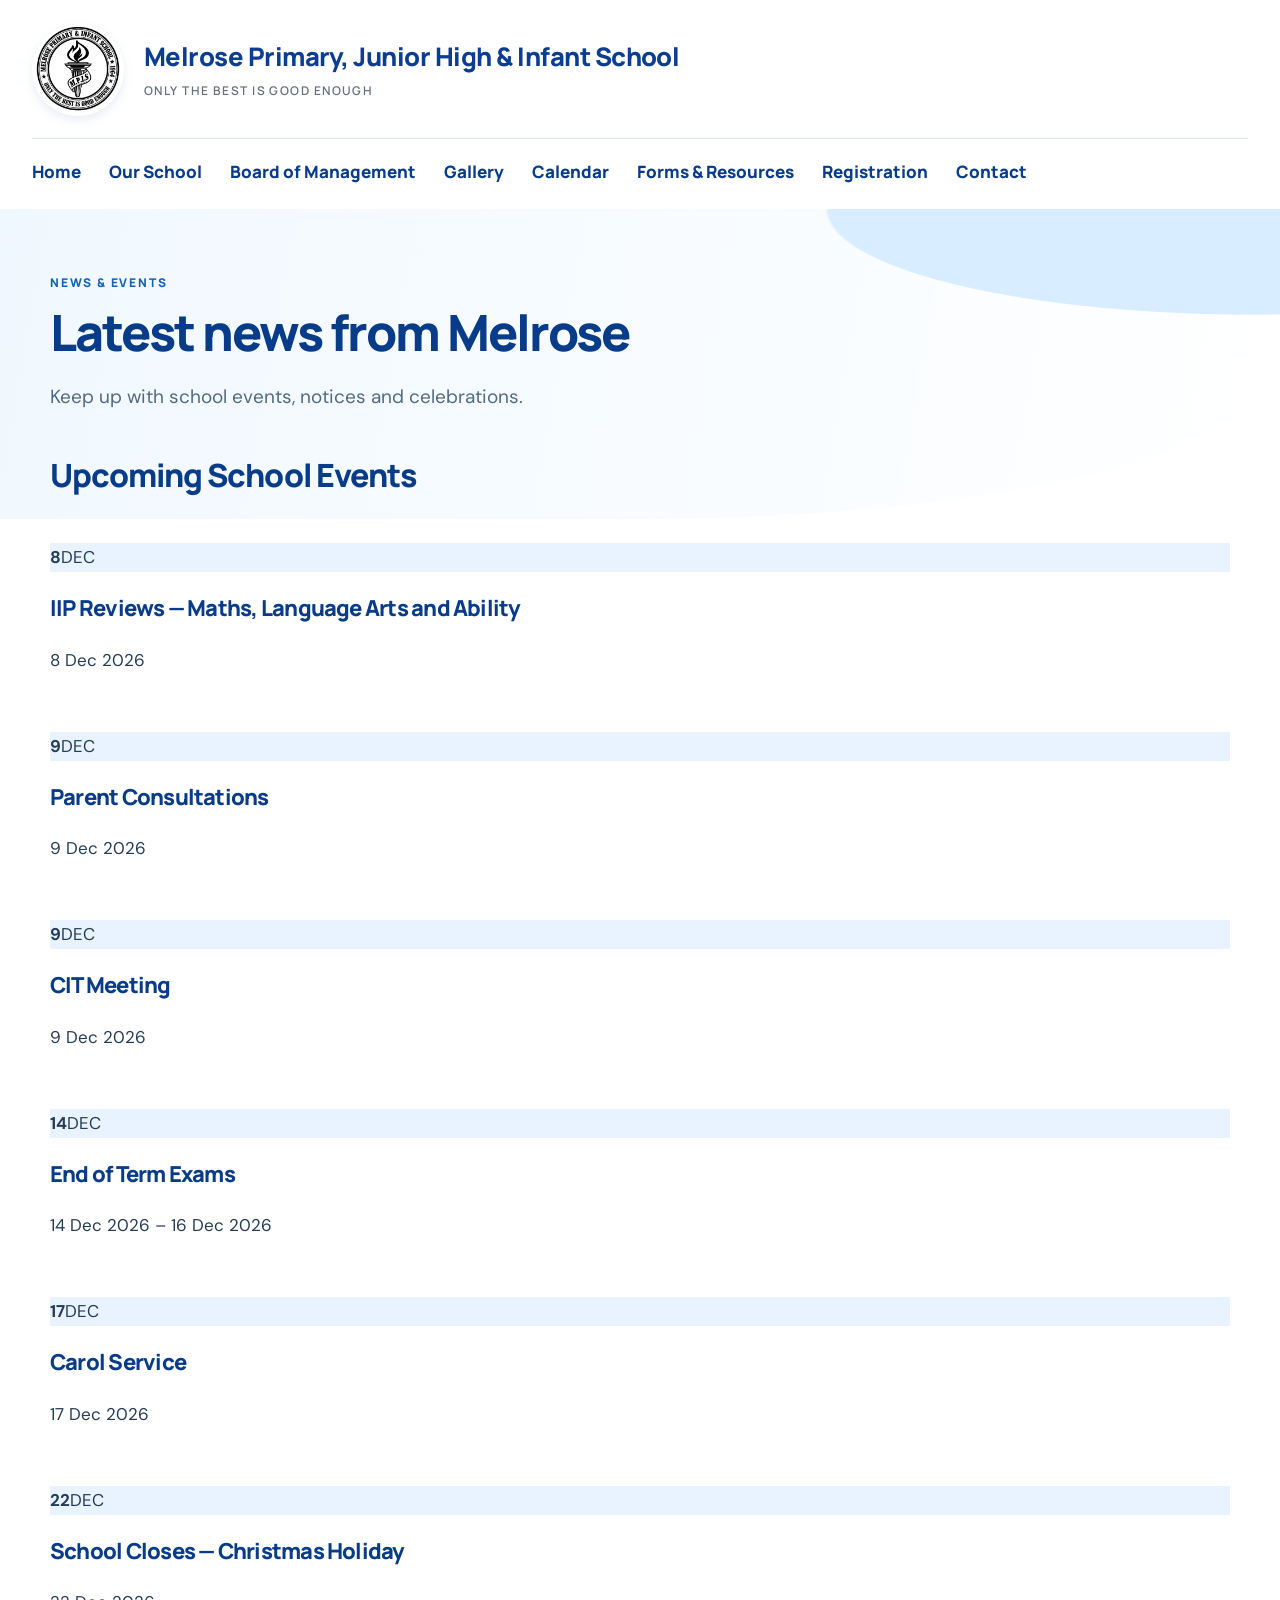
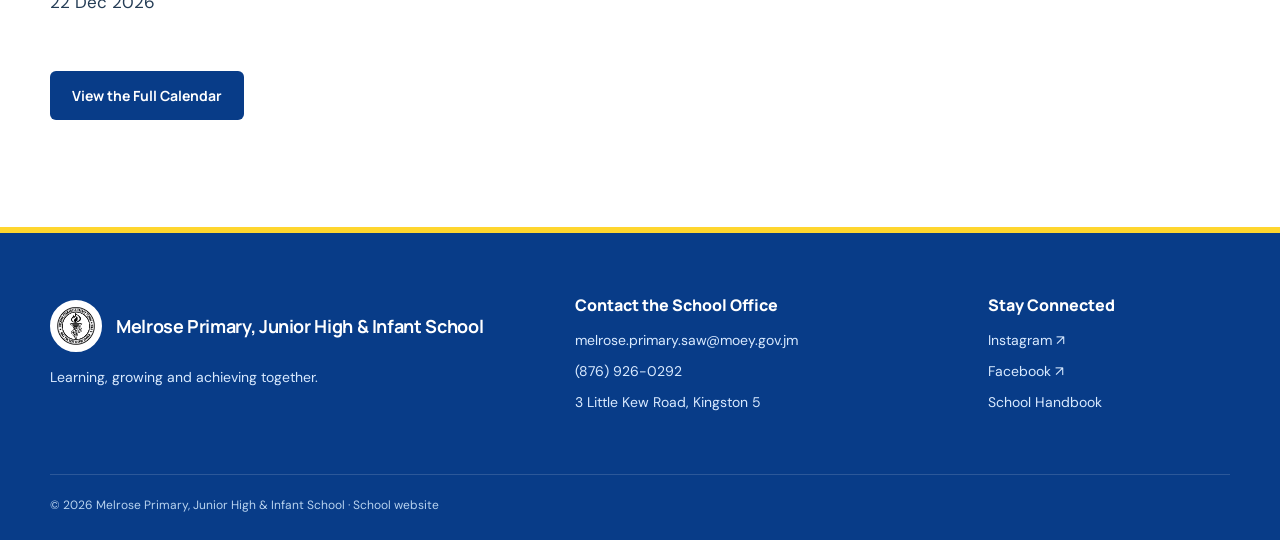
<file: news.html>
<!doctype html><html lang="en"><head><meta charset="utf-8"><meta name="viewport" content="width=device-width,initial-scale=1"><title>News & Events | Melrose</title><link rel="stylesheet" href="school-pages.css"><link rel="stylesheet" href="review.css"><script src="review.js" defer></script><script src="calendar.js?v=review20261025" defer></script><link rel="stylesheet" href="modern.css?v=20261111"><script src="modern.js?v=20261111" defer></script></head><body><a class="skip-link" href="#main">Skip to content</a><header class="review-header"><a class="school-brand" href="index.html"><img src="melrose-crest.png" alt="Melrose Primary, Junior High &amp; Infant School crest"><span>Melrose Primary, Junior High &amp; Infant School<small>Only the best is good enough</small></span></a><nav aria-label="Main navigation"><a href="index.html">Home</a><a href="school.html">Our School</a><a href="board.html">Board of Management</a><a href="gallery.html">Gallery</a><a href="calendar.html">Calendar</a><a href="forms.html">Forms & Resources</a><a href="registration.html">Registration</a><a href="contact.html">Contact</a></nav></header><main id="main"><p class="label">News & events</p><h1>Latest news from Melrose</h1><p class="lead">Keep up with school events, notices and celebrations.</p><section id="home-events"><h2>Upcoming School Events</h2><div class="news"><div id="home-next"></div><div id="home-later"></div></div><p><a class="button" href="calendar.html">View the Full Calendar</a></p></section></main><footer class="review-footer"><div><a class="school-brand" href="index.html"><img src="melrose-crest.png" alt="School crest"><strong>Melrose Primary, Junior High &amp; Infant School</strong></a><p>Learning, growing and achieving together.</p></div><div><h2>Contact the School Office</h2><a href="mailto:melrose.primary.saw@moey.gov.jm">melrose.primary.saw@moey.gov.jm</a><a href="tel:+18769260292">(876) 926-0292</a><a href="https://www.google.com/maps/search/?api=1&amp;query=3+Little+Kew+Road+Kingston+5+Jamaica" target="_blank" rel="noopener noreferrer">3 Little Kew Road, Kingston 5</a></div><div><h2>Stay Connected</h2><a href="https://www.instagram.com/melroseprimaryinfant/" target="_blank" rel="noopener noreferrer">Instagram ↗</a><a href="https://www.facebook.com/profile.php?id=61595158891442" target="_blank" rel="noopener noreferrer">Facebook ↗</a><a href="forms.html#handbook">School Handbook</a></div><p class="footer-note">© 2026 Melrose Primary, Junior High &amp; Infant School · School website</p></footer></body></html>
</file>
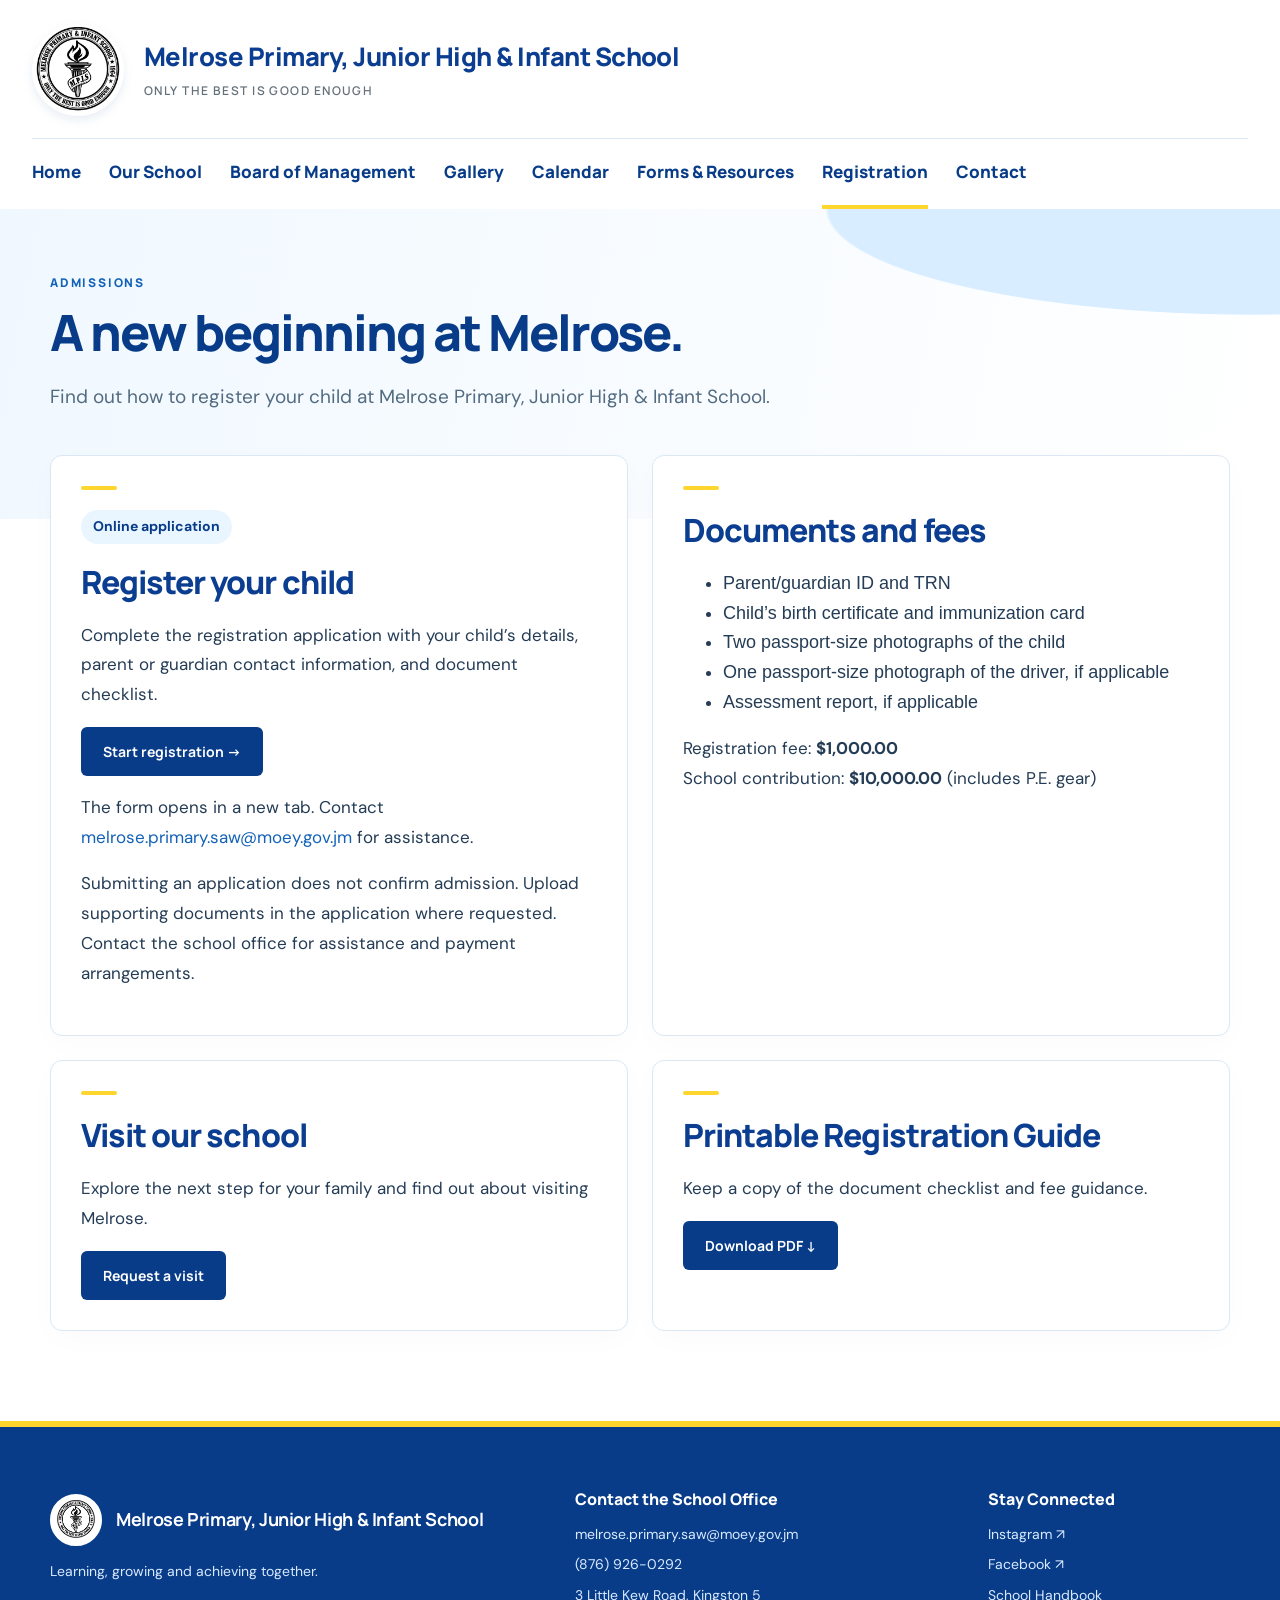
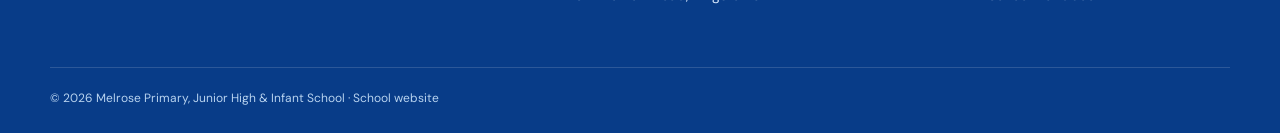
<file: registration.html>
<!doctype html><html lang="en"><head><meta charset="utf-8"><meta name="viewport" content="width=device-width,initial-scale=1"><title>Child registration | Melrose</title><link rel="stylesheet" href="school-pages.css"><link rel="stylesheet" href="review.css?v=resource-headings-20261111"><script src="review.js" defer></script><style>
main>h1{font:800 clamp(30px,4vw,44px)/1.18 Georgia,serif!important;letter-spacing:-.4px!important;color:#0b3d91!important;margin:10px 0 18px}
main .list h2{font:800 26px/1.3 Georgia,serif!important;letter-spacing:0!important;color:#0b3d91!important;margin:0 0 14px}
main .lead{font:400 20px/1.6 Arial,sans-serif;color:#506886}
main .list article{padding:28px;background:#fff;border:1px solid #cfdbeb;border-radius:14px}
main .list article p,main .list article li{font:400 18px/1.65 Arial,sans-serif}
main .list article .button{font:700 16px/1.4 Arial,sans-serif;padding:12px 16px}
@media(max-width:600px){main .list article{padding:22px}main .list h2{font-size:24px!important}}
</style><link rel="stylesheet" href="modern.css?v=20261111"><script src="modern.js?v=20261111" defer></script></head><body><a class="skip-link" href="#main">Skip to content</a><header class="review-header"><a class="school-brand" href="index.html"><img src="melrose-crest.png" alt="Melrose Primary, Junior High &amp; Infant School crest"><span>Melrose Primary, Junior High &amp; Infant School<small>Only the best is good enough</small></span></a><nav aria-label="Main navigation"><a href="index.html">Home</a><a href="school.html">Our School</a><a href="board.html">Board of Management</a><a href="gallery.html">Gallery</a><a href="calendar.html">Calendar</a><a href="forms.html">Forms & Resources</a><a href="registration.html" aria-current="page">Registration</a><a href="contact.html">Contact</a></nav></header><main id="main"><p class="label">Admissions</p><h1>A new beginning at Melrose.</h1><p class="lead">Find out how to register your child at Melrose Primary, Junior High &amp; Infant School.</p> <section class="list"><article><span class="status">Online application</span><h2>Register your child</h2><p>Complete the registration application with your child’s details, parent or guardian contact information, and document checklist.</p><a class="button" href="https://docs.google.com/forms/d/e/1FAIpQLSfqum7DiEcEehVN4dL8wEUDEB-9dRg2ZtEXjOZwWY89IjwFHg/viewform" target="_blank" rel="noopener noreferrer">Start registration →</a><p>The form opens in a new tab. Contact <a href="mailto:melrose.primary.saw@moey.gov.jm">melrose.primary.saw@moey.gov.jm</a> for assistance.</p><p>Submitting an application does not confirm admission. Upload supporting documents in the application where requested. Contact the school office for assistance and payment arrangements.</p></article><article><h2>Documents and fees</h2><ul><li>Parent/guardian ID and TRN</li><li>Child’s birth certificate and immunization card</li><li>Two passport-size photographs of the child</li><li>One passport-size photograph of the driver, if applicable</li><li>Assessment report, if applicable</li></ul><p>Registration fee: <strong>$1,000.00</strong><br>School contribution: <strong>$10,000.00</strong> (includes P.E. gear)</p></article><article><h2>Visit our school</h2><p>Explore the next step for your family and find out about visiting Melrose.</p><a class="button" href="visit.html">Request a visit</a></article><article><h2>Printable Registration Guide</h2><p>Keep a copy of the document checklist and fee guidance.</p><a class="button" href="registration-guide.pdf" download>Download PDF ↓</a></article></section></main><footer class="review-footer"><div><a class="school-brand" href="index.html"><img src="melrose-crest.png" alt="School crest"><strong>Melrose Primary, Junior High &amp; Infant School</strong></a><p>Learning, growing and achieving together.</p></div><div><h2>Contact the School Office</h2><a href="mailto:melrose.primary.saw@moey.gov.jm">melrose.primary.saw@moey.gov.jm</a><a href="tel:+18769260292">(876) 926-0292</a><a href="https://www.google.com/maps/search/?api=1&amp;query=3+Little+Kew+Road+Kingston+5+Jamaica" target="_blank" rel="noopener noreferrer">3 Little Kew Road, Kingston 5</a></div><div><h2>Stay Connected</h2><a href="https://www.instagram.com/melroseprimaryinfant/" target="_blank" rel="noopener noreferrer">Instagram ↗</a><a href="https://www.facebook.com/profile.php?id=61595158891442" target="_blank" rel="noopener noreferrer">Facebook ↗</a><a href="forms.html#handbook">School Handbook</a></div><p class="footer-note">© 2026 Melrose Primary, Junior High &amp; Infant School · School website</p></footer></body></html>
</file>
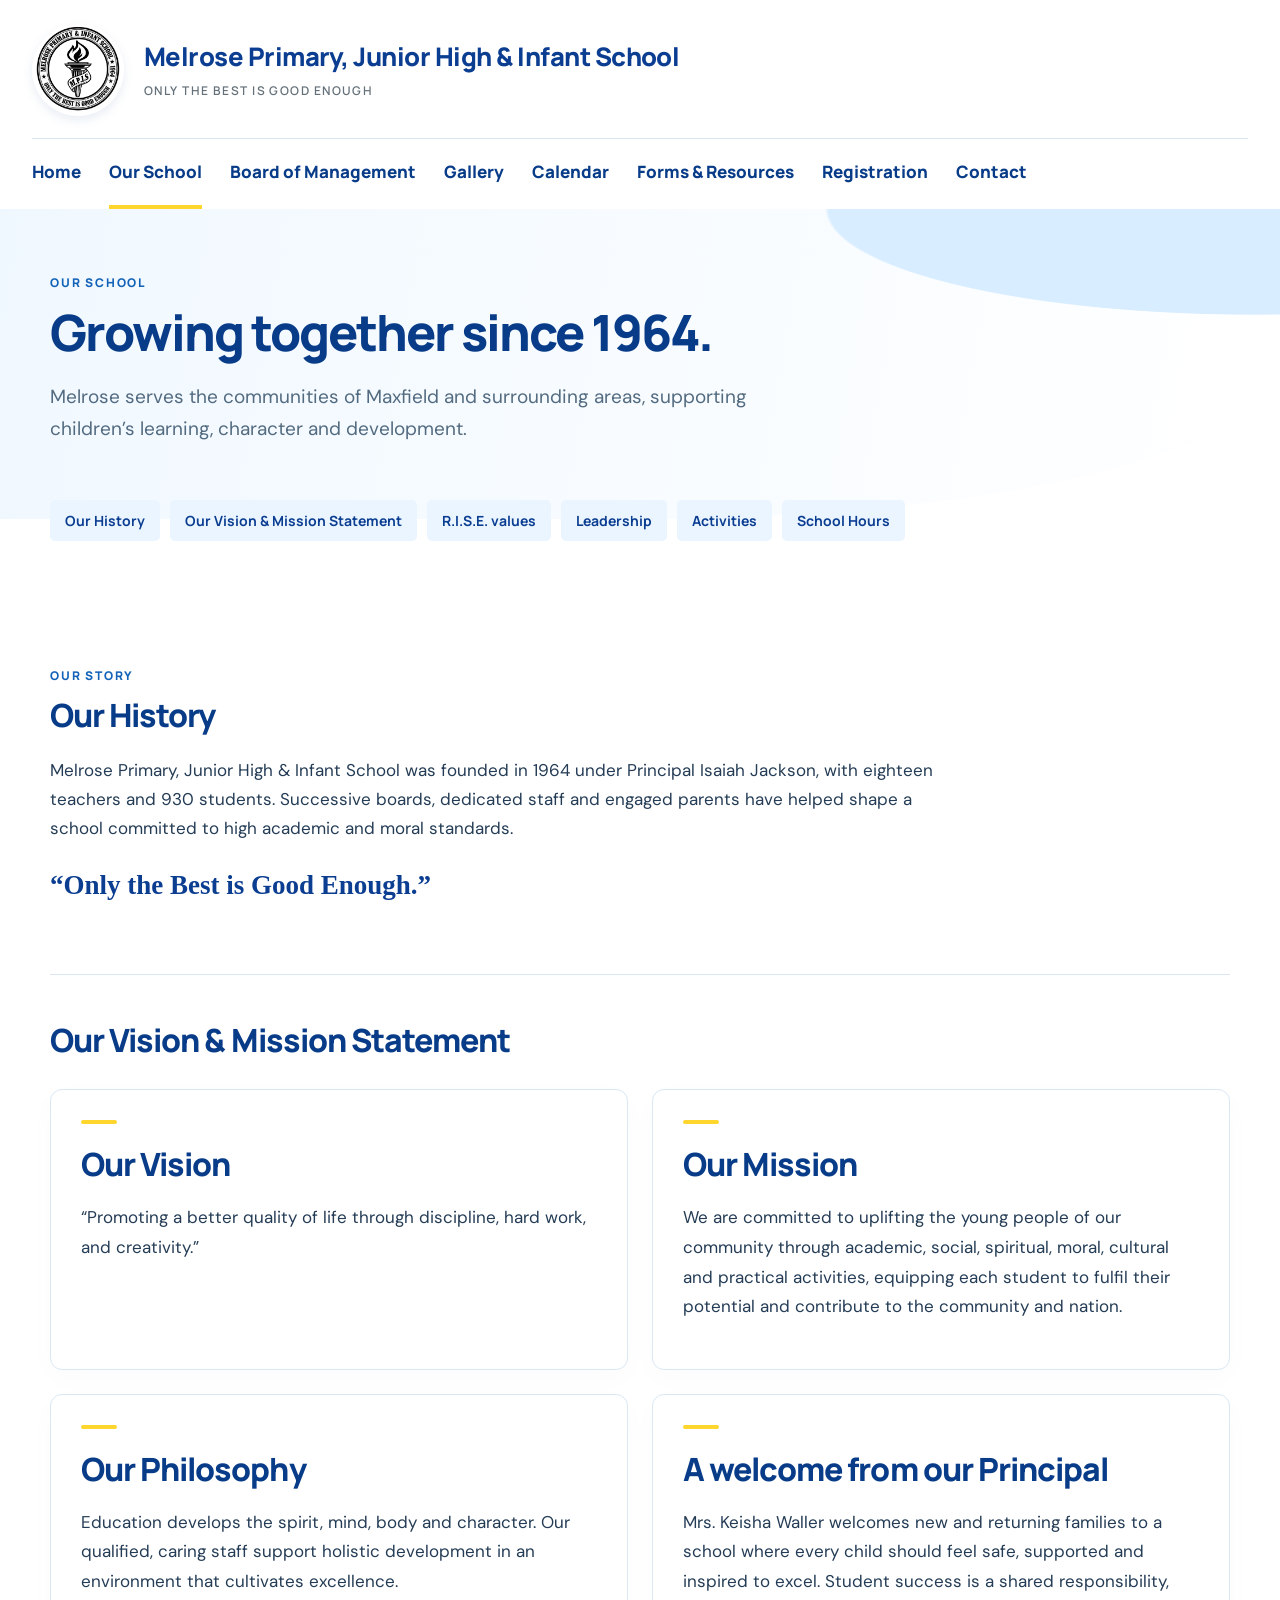
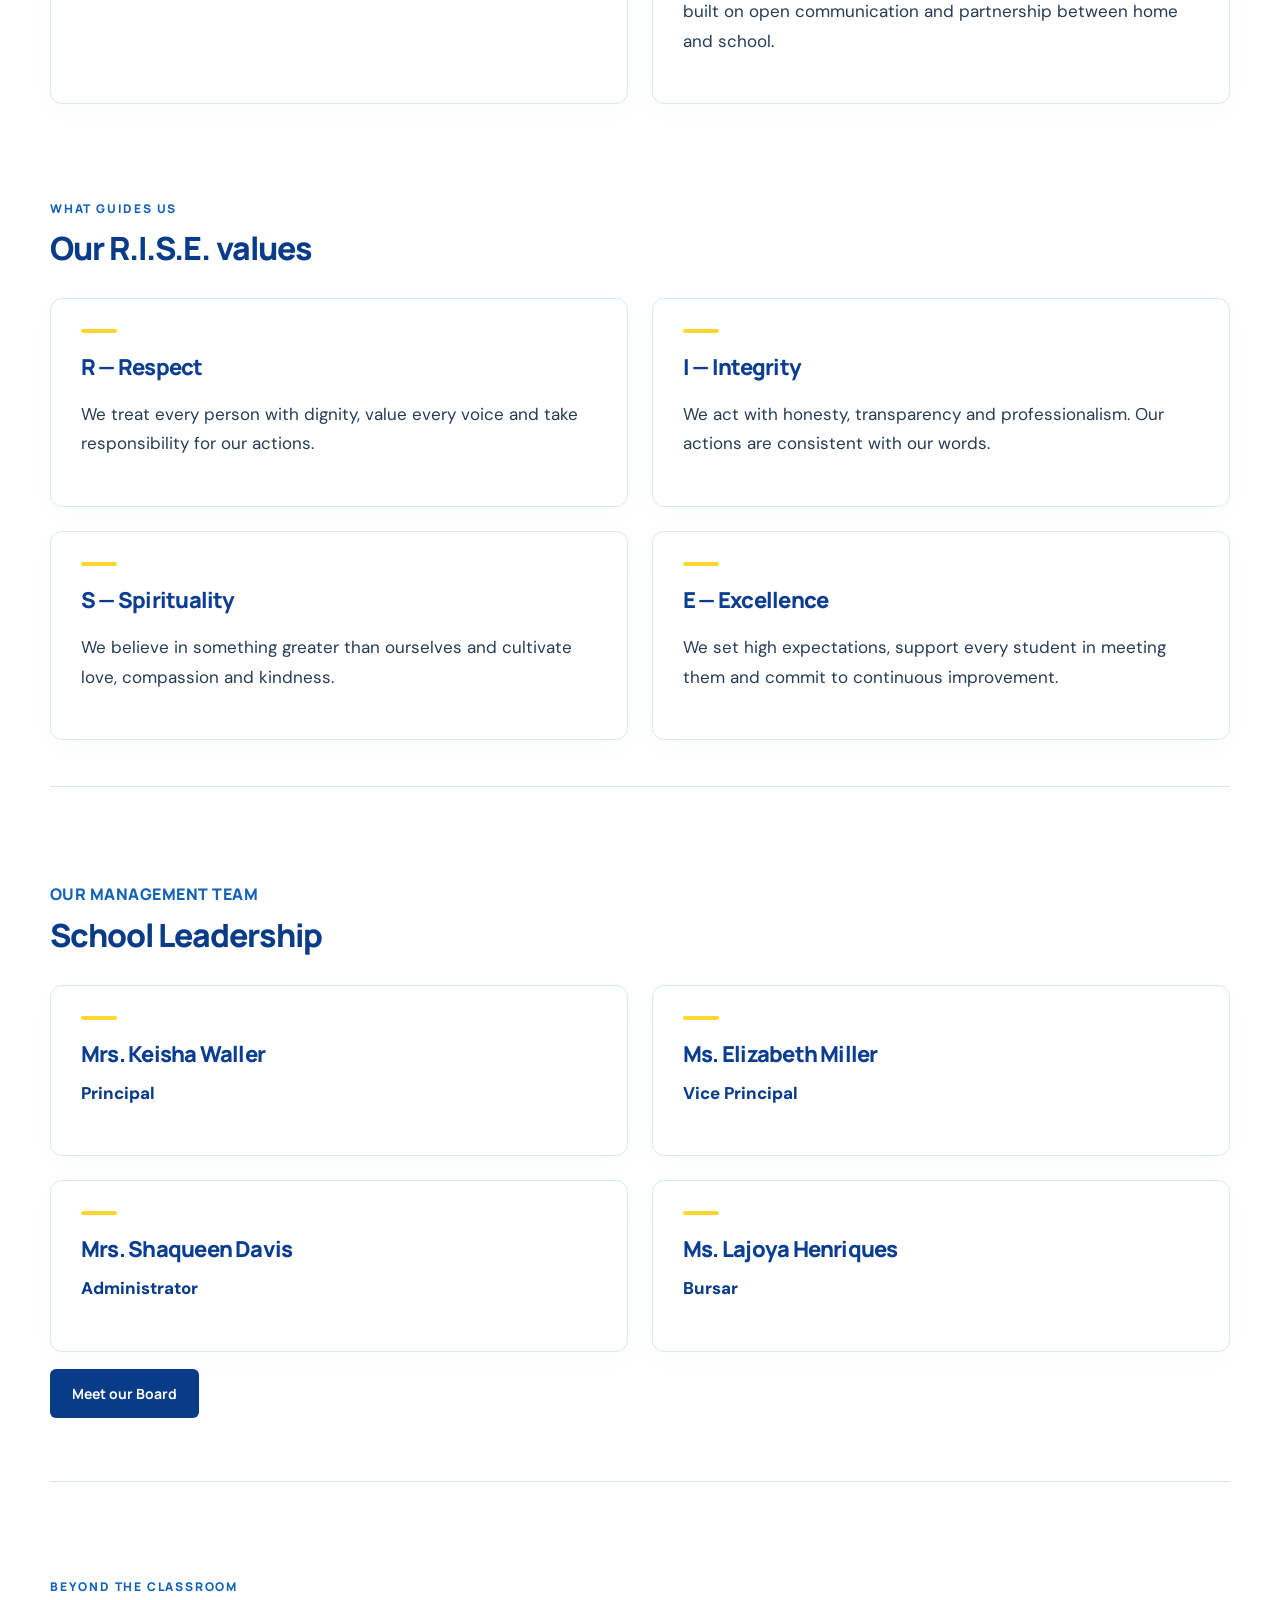
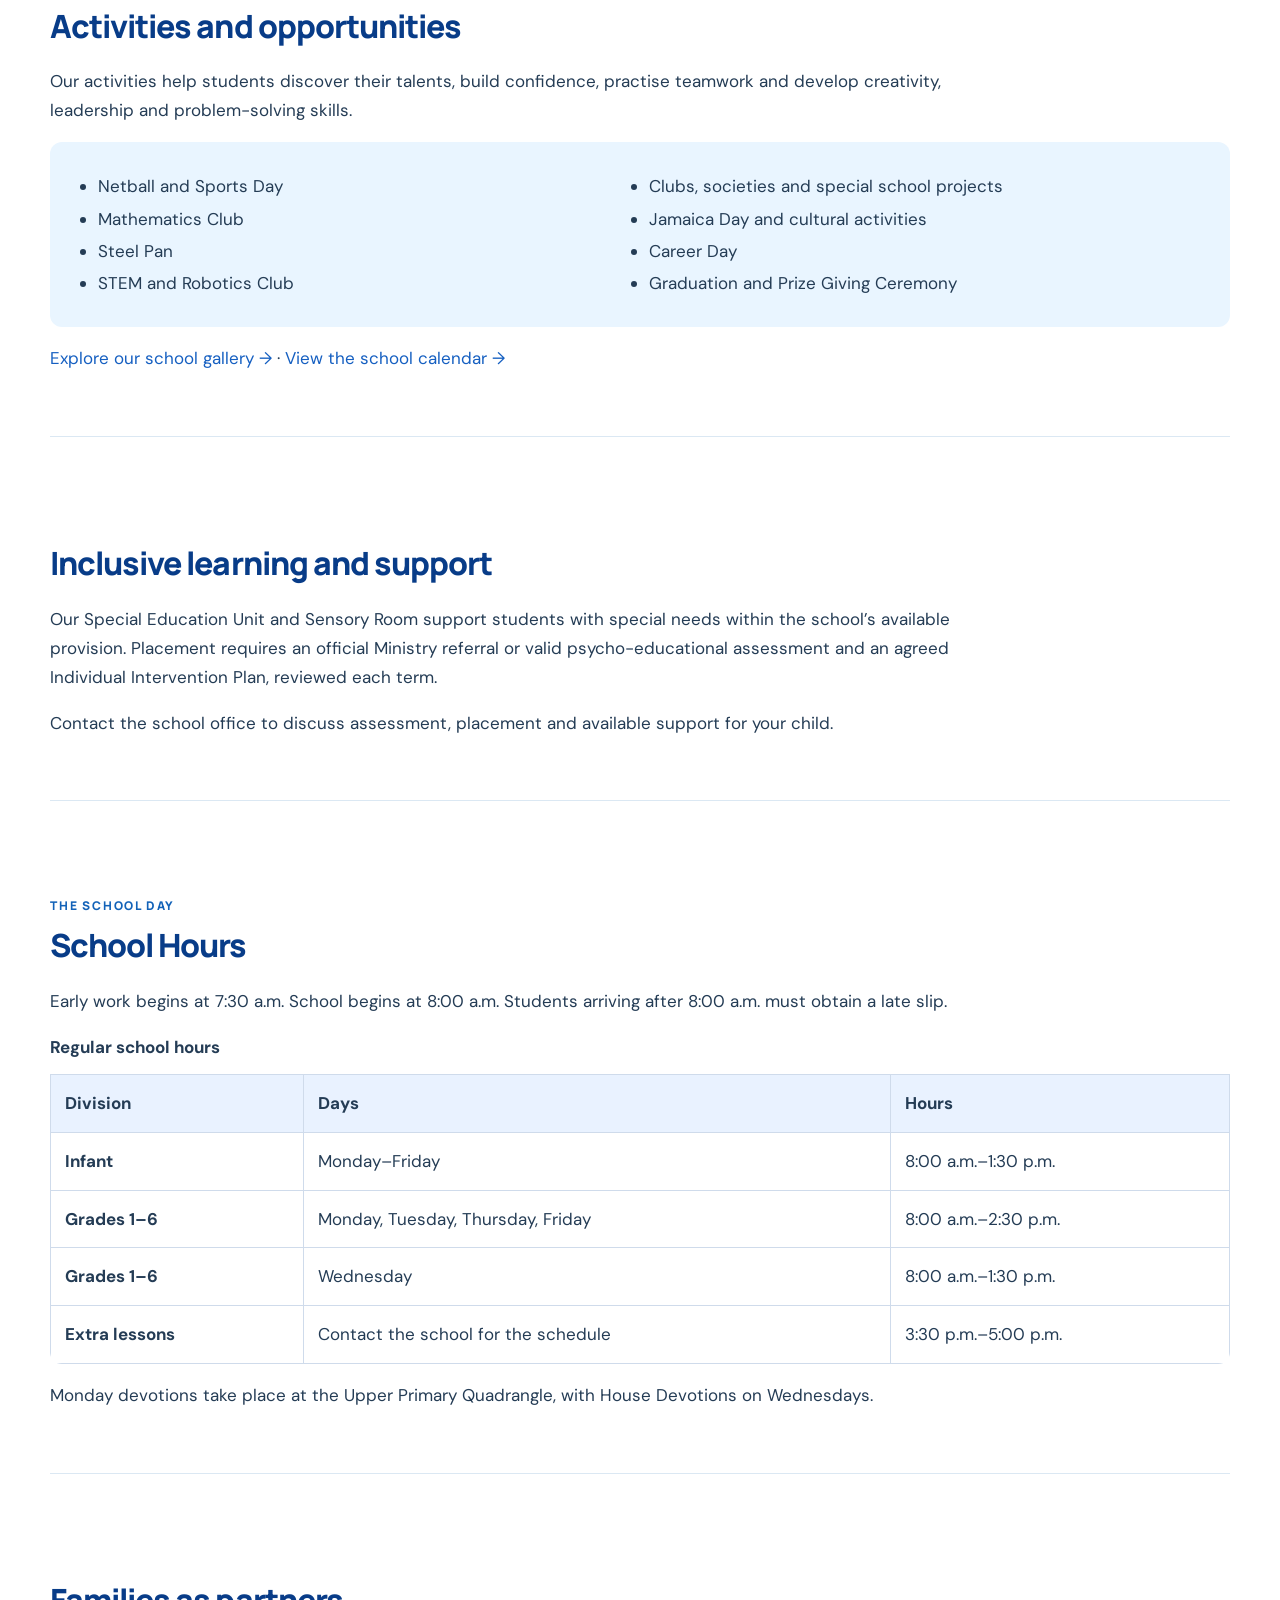
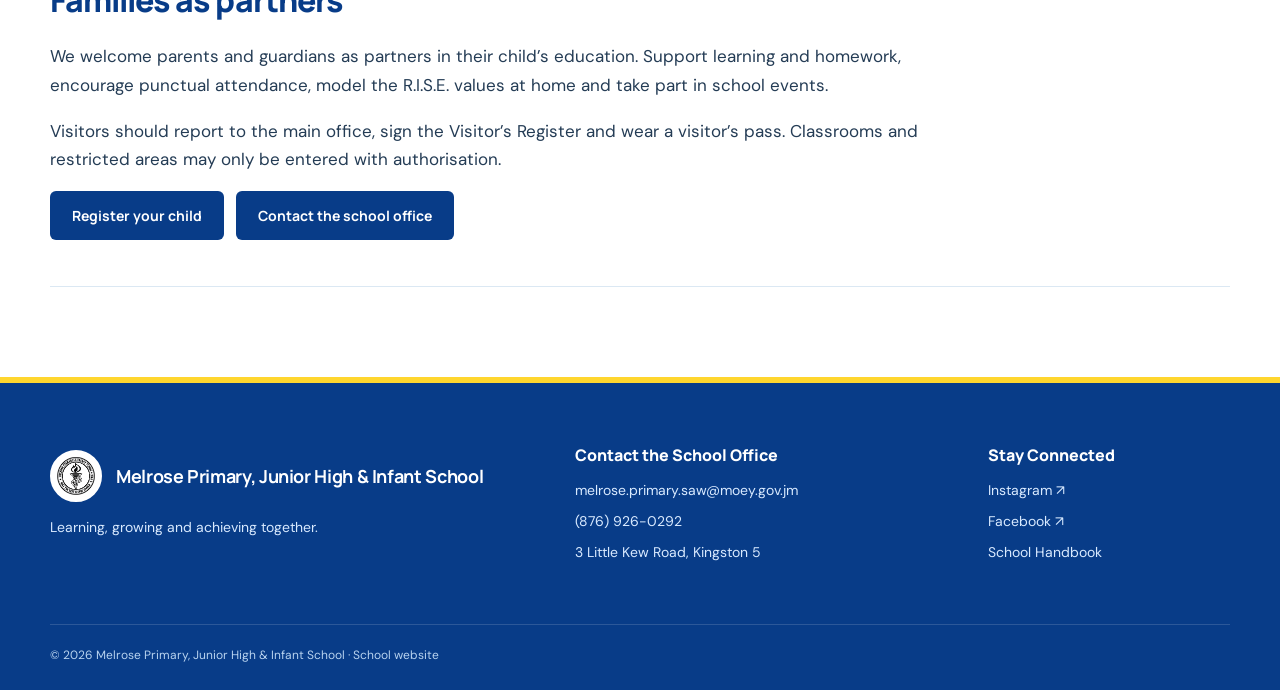
<file: school.html>
<!doctype html><html lang="en"><head><meta charset="utf-8"><meta name="viewport" content="width=device-width,initial-scale=1"><title>Our School | Melrose</title><link rel="stylesheet" href="school-pages.css"><style>.school-jump{display:flex;flex-wrap:wrap;gap:10px 20px;padding:20px 0;border-bottom:1px solid #cfdbeb}.school-jump a,.school-section a:not(.button){color:#155fc1}.school-section{margin-top:50px;scroll-margin-top:24px}.school-section>h2{font:700 34px Georgia;margin:10px 0 20px}.school-section p{max-width:900px}.school-motto{font:700 27px Georgia;color:#0b3d91}.list h3{font:700 24px Georgia;margin:0}.activity-list{columns:2;line-height:1.9}.table-scroll{overflow-x:auto}table{border-collapse:collapse;width:100%;background:white;font-size:17px}caption{text-align:left;font-weight:bold;padding-bottom:12px}th,td{text-align:left;padding:14px;border:1px solid #cfdbeb}thead{background:#e9f2ff}.school-actions{display:flex;flex-wrap:wrap;gap:12px}@media(max-width:700px){.activity-list{columns:1}.school-section>h2{font-size:28px}}</style><link rel="stylesheet" href="review.css"><script src="review.js" defer></script><link rel="stylesheet" href="modern.css?v=20261111"><script src="modern.js?v=20261111" defer></script></head><body><a class="skip-link" href="#main">Skip to content</a><header class="review-header"><a class="school-brand" href="index.html"><img src="melrose-crest.png" alt="Melrose Primary, Junior High &amp; Infant School crest"><span>Melrose Primary, Junior High &amp; Infant School<small>Only the best is good enough</small></span></a><nav aria-label="Main navigation"><a href="index.html">Home</a><a href="school.html" aria-current="page">Our School</a><a href="board.html">Board of Management</a><a href="gallery.html">Gallery</a><a href="calendar.html">Calendar</a><a href="forms.html">Forms & Resources</a><a href="registration.html">Registration</a><a href="contact.html">Contact</a></nav></header><main id="main"><p class="label">Our school</p><h1>Growing together since 1964.</h1><p class="lead">Melrose serves the communities of Maxfield and surrounding areas, supporting children’s learning, character and development.</p><nav class="school-jump" aria-label="On this page"><a href="#history">Our History</a><a href="#purpose">Our Vision &amp; Mission Statement</a><a href="#values">R.I.S.E. values</a><a href="#leaders">Leadership</a><a href="#activities">Activities</a><a href="#hours">School Hours</a></nav><section class="school-section" id="history"><p class="label">Our story</p><h2>Our History</h2><p>Melrose Primary, Junior High &amp; Infant School was founded in 1964 under Principal Isaiah Jackson, with eighteen teachers and 930 students. Successive boards, dedicated staff and engaged parents have helped shape a school committed to high academic and moral standards.</p><p class="school-motto">“Only the Best is Good Enough.”</p></section><h2 class="purpose-title">Our Vision &amp; Mission Statement</h2><section class="list" id="purpose" aria-label="Our Vision &amp; Mission Statement"><article><h2>Our Vision</h2><p>“Promoting a better quality of life through discipline, hard work, and creativity.”</p></article><article><h2>Our Mission</h2><p>We are committed to uplifting the young people of our community through academic, social, spiritual, moral, cultural and practical activities, equipping each student to fulfil their potential and contribute to the community and nation.</p></article><article><h2>Our Philosophy</h2><p>Education develops the spirit, mind, body and character. Our qualified, caring staff support holistic development in an environment that cultivates excellence.</p></article><article><h2>A welcome from our Principal</h2><p>Mrs. Keisha Waller welcomes new and returning families to a school where every child should feel safe, supported and inspired to excel. Student success is a shared responsibility, built on open communication and partnership between home and school.</p></article></section><section class="school-section" id="values"><p class="label">What guides us</p><h2>Our R.I.S.E. values</h2><div class="list"><article><h3>R — Respect</h3><p>We treat every person with dignity, value every voice and take responsibility for our actions.</p></article><article><h3>I — Integrity</h3><p>We act with honesty, transparency and professionalism. Our actions are consistent with our words.</p></article><article><h3>S — Spirituality</h3><p>We believe in something greater than ourselves and cultivate love, compassion and kindness.</p></article><article><h3>E — Excellence</h3><p>We set high expectations, support every student in meeting them and commit to continuous improvement.</p></article></div></section><section class="school-section" id="leaders"><p class="label">Our Management Team</p><h2>School Leadership</h2><div class="list"><article><h3>Mrs. Keisha Waller</h3><p>Principal</p></article><article><h3>Ms. Elizabeth Miller</h3><p>Vice Principal</p></article><article><h3>Mrs. Shaqueen Davis</h3><p>Administrator</p></article><article><h3>Ms. Lajoya Henriques</h3><p>Bursar</p></article></div><p><a class="button" href="board.html">Meet our Board</a></p></section><section class="school-section" id="activities"><p class="label">Beyond the classroom</p><h2>Activities and opportunities</h2><p>Our activities help students discover their talents, build confidence, practise teamwork and develop creativity, leadership and problem-solving skills.</p><ul class="activity-list"><li>Netball and Sports Day</li><li>Mathematics Club</li><li>Steel Pan</li><li>STEM and Robotics Club</li><li>Clubs, societies and special school projects</li><li>Jamaica Day and cultural activities</li><li>Career Day</li><li>Graduation and Prize Giving Ceremony</li></ul><p><a href="gallery.html">Explore our school gallery →</a> · <a href="calendar.html">View the school calendar →</a></p></section><section class="school-section"><h2>Inclusive learning and support</h2><p>Our Special Education Unit and Sensory Room support students with special needs within the school’s available provision. Placement requires an official Ministry referral or valid psycho-educational assessment and an agreed Individual Intervention Plan, reviewed each term.</p><p>Contact the school office to discuss assessment, placement and available support for your child.</p></section><section class="school-section" id="hours"><p class="label">The school day</p><h2>School Hours</h2><p>Early work begins at 7:30 a.m. School begins at 8:00 a.m. Students arriving after 8:00 a.m. must obtain a late slip.</p><div class="table-scroll"><table><caption>Regular school hours</caption><thead><tr><th scope="col">Division</th><th scope="col">Days</th><th scope="col">Hours</th></tr></thead><tbody><tr><th scope="row">Infant</th><td>Monday–Friday</td><td>8:00 a.m.–1:30 p.m.</td></tr><tr><th scope="row">Grades 1–6</th><td>Monday, Tuesday, Thursday, Friday</td><td>8:00 a.m.–2:30 p.m.</td></tr><tr><th scope="row">Grades 1–6</th><td>Wednesday</td><td>8:00 a.m.–1:30 p.m.</td></tr><tr><th scope="row">Extra lessons</th><td>Contact the school for the schedule</td><td>3:30 p.m.–5:00 p.m.</td></tr></tbody></table></div><p>Monday devotions take place at the Upper Primary Quadrangle, with House Devotions on Wednesdays.</p></section><section class="school-section"><h2>Families as partners</h2><p>We welcome parents and guardians as partners in their child’s education. Support learning and homework, encourage punctual attendance, model the R.I.S.E. values at home and take part in school events.</p><p>Visitors should report to the main office, sign the Visitor’s Register and wear a visitor’s pass. Classrooms and restricted areas may only be entered with authorisation.</p><div class="school-actions"><a class="button" href="registration.html">Register your child</a><a class="button" href="contact.html">Contact the school office</a></div></section></main><footer class="review-footer"><div><a class="school-brand" href="index.html"><img src="melrose-crest.png" alt="School crest"><strong>Melrose Primary, Junior High &amp; Infant School</strong></a><p>Learning, growing and achieving together.</p></div><div><h2>Contact the School Office</h2><a href="mailto:melrose.primary.saw@moey.gov.jm">melrose.primary.saw@moey.gov.jm</a><a href="tel:+18769260292">(876) 926-0292</a><a href="https://www.google.com/maps/search/?api=1&amp;query=3+Little+Kew+Road+Kingston+5+Jamaica" target="_blank" rel="noopener noreferrer">3 Little Kew Road, Kingston 5</a></div><div><h2>Stay Connected</h2><a href="https://www.instagram.com/melroseprimaryinfant/" target="_blank" rel="noopener noreferrer">Instagram ↗</a><a href="https://www.facebook.com/profile.php?id=61595158891442" target="_blank" rel="noopener noreferrer">Facebook ↗</a><a href="forms.html#handbook">School Handbook</a></div><p class="footer-note">© 2026 Melrose Primary, Junior High &amp; Infant School · School website</p></footer></body></html>
</file>
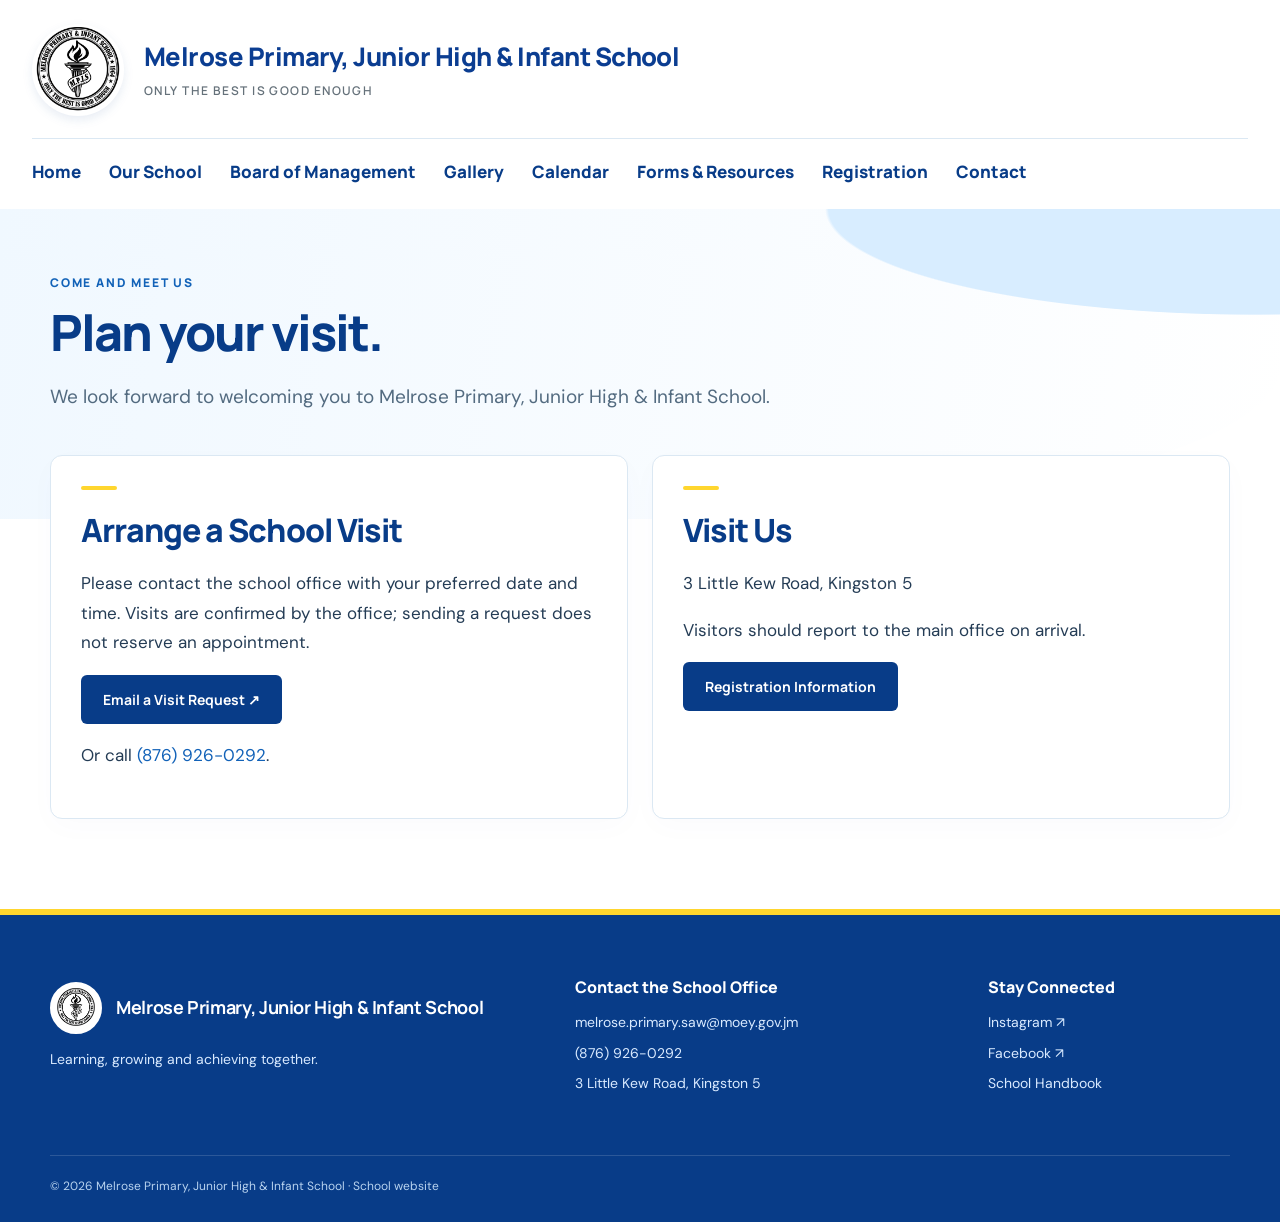
<file: visit.html>
<!doctype html><html lang="en"><head><meta charset="utf-8"><meta name="viewport" content="width=device-width,initial-scale=1"><title>Request a visit | Melrose</title><link rel="stylesheet" href="school-pages.css"><link rel="stylesheet" href="review.css"><script src="review.js" defer></script><link rel="stylesheet" href="modern.css?v=20261111"><script src="modern.js?v=20261111" defer></script></head><body><a class="skip-link" href="#main">Skip to content</a><header class="review-header"><a class="school-brand" href="index.html"><img src="melrose-crest.png" alt="Melrose Primary, Junior High &amp; Infant School crest"><span>Melrose Primary, Junior High &amp; Infant School<small>Only the best is good enough</small></span></a><nav aria-label="Main navigation"><a href="index.html">Home</a><a href="school.html">Our School</a><a href="board.html">Board of Management</a><a href="gallery.html">Gallery</a><a href="calendar.html">Calendar</a><a href="forms.html">Forms & Resources</a><a href="registration.html">Registration</a><a href="contact.html">Contact</a></nav></header><main id="main"><p class="label">Come and meet us</p><h1>Plan your visit.</h1><p class="lead">We look forward to welcoming you to Melrose Primary, Junior High &amp; Infant School.</p>
<section class="list"><article><h2>Arrange a School Visit</h2><p>Please contact the school office with your preferred date and time. Visits are confirmed by the office; sending a request does not reserve an appointment.</p><a class="button" href="https://mail.google.com/mail/?view=cm&amp;fs=1&amp;to=melrose.primary.saw%40moey.gov.jm&amp;su=School%20Visit%20Request" target="_blank" rel="noopener noreferrer">Email a Visit Request ↗</a><p>Or call <a href="tel:+18769260292">(876) 926-0292</a>.</p></article><article><h2>Visit Us</h2><p>3 Little Kew Road, Kingston 5</p><p>Visitors should report to the main office on arrival.</p><a class="button" href="registration.html">Registration Information</a></article></section></main><footer class="review-footer"><div><a class="school-brand" href="index.html"><img src="melrose-crest.png" alt="School crest"><strong>Melrose Primary, Junior High &amp; Infant School</strong></a><p>Learning, growing and achieving together.</p></div><div><h2>Contact the School Office</h2><a href="mailto:melrose.primary.saw@moey.gov.jm">melrose.primary.saw@moey.gov.jm</a><a href="tel:+18769260292">(876) 926-0292</a><a href="https://www.google.com/maps/search/?api=1&amp;query=3+Little+Kew+Road+Kingston+5+Jamaica" target="_blank" rel="noopener noreferrer">3 Little Kew Road, Kingston 5</a></div><div><h2>Stay Connected</h2><a href="https://www.instagram.com/melroseprimaryinfant/" target="_blank" rel="noopener noreferrer">Instagram ↗</a><a href="https://www.facebook.com/profile.php?id=61595158891442" target="_blank" rel="noopener noreferrer">Facebook ↗</a><a href="forms.html#handbook">School Handbook</a></div><p class="footer-note">© 2026 Melrose Primary, Junior High &amp; Infant School · School website</p></footer></body></html>
</file>
<file: modern.css>
@import url('https://fonts.googleapis.com/css2?family=DM+Sans:wght@400;500;600;700&family=Manrope:wght@400;500;600;700;800&display=swap');
:root{--n:#083c88;--g:#1262b8;--y:#ffd62e;--m:#e9f5ff;--t:#243c55;--u:#536b80;--l:#dbe8f3}
*{box-sizing:border-box}html{scroll-behavior:smooth;scroll-padding-top:24px}body{margin:0;background:#fff!important;color:var(--t);font:17px/1.7 'DM Sans',Arial,sans-serif!important;overflow-x:hidden}body::before,body::after{display:none!important}img{max-width:100%}a{color:var(--n);text-decoration:none}a,button{-webkit-tap-highlight-color:transparent}button{cursor:pointer}a:focus-visible,button:focus-visible{outline:3px solid #1262b8;outline-offset:5px}h1,h2,h3,h4{font-family:Manrope,Arial,sans-serif!important;font-weight:800!important;color:var(--n)!important;letter-spacing:-.035em!important}p{line-height:1.7}.label,.k{font:800 12px/1.5 Manrope,Arial,sans-serif!important;letter-spacing:.15em!important;text-transform:uppercase;color:var(--g)!important}.top{display:none}
.review-header{width:min(1280px,calc(100% - 64px));max-width:1280px;padding:22px 0 0;margin:auto;border:none;background:#fff;display:flex;flex-wrap:wrap;justify-content:space-between;align-items:center;gap:20px}.school-brand{font:800 20px/1.3 Manrope,Arial,sans-serif!important;letter-spacing:-.02em;gap:14px;max-width:620px}.school-brand img{width:58px;height:58px;flex-shrink:0}.school-brand small{font:600 10px/1.5 Manrope,Arial,sans-serif;letter-spacing:.14em;margin-top:5px}.header-visit{font:800 13px Manrope,Arial;padding:12px 19px;border:1px solid #c7dced;border-radius:6px}.review-header nav{width:100%;margin:0;display:flex;flex-wrap:wrap;gap:0 28px;border-top:1px solid var(--l);padding:0;font-family:Manrope,Arial}.review-header nav a{font:700 13px/1.5 Manrope,Arial!important;padding:17px 0;color:var(--n)!important;text-decoration:none!important;border-bottom:3px solid transparent}.review-header nav a[aria-current]{border-color:var(--y)}.review-header nav a:hover{border-color:#1262b8}.nav-toggle{display:none}
body>main{width:min(1180px,calc(100% - 64px));max-width:1180px;margin:0 auto;padding:65px 0 90px;min-height:65vh}
body>main>h1,body>main>.calendar-page-title{font:800 clamp(32px,4.5vw,50px)/1.15 Manrope,Arial!important;color:var(--n)!important;letter-spacing:-.04em!important;margin:12px 0 20px!important;max-width:980px}
body:not(.modern-home) main>.lead{font:400 19px/1.7 'DM Sans',Arial!important;max-width:750px;margin-bottom:42px!important;color:var(--u)}
body:not(.modern-home) main>.label:first-child{margin-top:0}
body:not(.modern-home) main{position:relative}
body:not(.modern-home) main::before{content:"";position:absolute;z-index:-1;top:0;left:calc((1180px - 100vw)/2);width:100vw;height:310px;background:radial-gradient(ellipse at 98% 0%,#d8edff 0 24%,transparent 24.2%),linear-gradient(100deg,#f0f8ff,#fff);border-radius:0 0 50% 0;pointer-events:none}
body main h2,body main .list h2,body main .purpose-title,body main .school-section>h2,body main .album-heading h2{font:800 clamp(24px,2.5vw,32px)/1.3 Manrope,Arial!important;letter-spacing:-.03em!important}
body main .list h3,body main h3{font:800 22px/1.35 Manrope,Arial!important}
body main .list{gap:24px;margin-top:28px}body main .list article{padding:30px!important;border:1px solid #dbe8f3!important;border-radius:12px;background:#fff;box-shadow:0 8px 30px #083c8805;position:relative}body main .list article::before{content:"";width:36px;height:4px;background:var(--y);display:block;margin-bottom:20px;border-radius:4px}body main .list article p{font:400 17px/1.75 'DM Sans',Arial!important}body main .list article h2,body main .list article h3{margin-top:0}
body .button,body .btn{display:inline-flex;align-items:center;justify-content:center;gap:10px;background:var(--n)!important;color:#fff!important;border:0;border-radius:6px!important;padding:14px 22px!important;font:700 14px/1.5 Manrope,Arial!important;text-decoration:none;transition:transform .2s,background .2s;letter-spacing:0}body .button:hover,body .btn:hover{background:#1262b8!important;transform:translateY(-2px)}body .btn.gold{background:var(--y)!important;color:var(--n)!important}.school-jump{display:flex;flex-wrap:wrap;gap:10px!important;border:0;padding:12px 0 30px!important}.school-jump a{font:700 14px/1.5 Manrope,Arial!important;background:#eaf5ff;padding:10px 15px!important;border:0;border-radius:5px}.school-section{padding:46px 0;border-bottom:1px solid var(--l)}#leaders>.label{font:800 16px Manrope,Arial!important}#leaders .list article>p{font-weight:800!important;color:var(--n)}.activity-list{padding:28px 48px;background:var(--m);border-radius:12px}.table-scroll{border-radius:12px;overflow:auto}
body main .chairwoman{border:1px solid #dbe8f3!important;border-radius:14px;overflow:hidden;background:#fff;margin:28px 0;box-shadow:0 8px 35px #083c8806;grid-template-columns:290px 1fr;align-items:stretch}body main .chairwoman>img{width:100%;height:100%;max-height:420px;object-fit:cover;object-position:center top}body main .chairwoman-message{padding:34px!important}body main .chairwoman h2{font:800 clamp(24px,2.5vw,30px)/1.3 Manrope,Arial!important}body main .chairwoman-message>.label{font:800 14px/1.5 Manrope,Arial!important;letter-spacing:.04em!important;color:var(--g)!important;margin:8px 0 20px}body main .chairwoman blockquote,body main .chairwoman blockquote p{font:400 17px/1.8 'DM Sans',Arial!important;margin-left:0;margin-right:0}body main .board-text-card{display:block;border-left:5px solid var(--y)!important}.paula-portrait{height:100%;max-height:420px;aspect-ratio:auto!important}.paula-portrait img{height:100%!important;object-fit:cover!important;object-position:center top!important}
body main .gallery{display:grid;grid-template-columns:repeat(2,minmax(0,1fr));gap:28px}body main .gallery .album-tile{width:100%;height:auto!important;padding:0!important;border:0!important;border-radius:16px!important;overflow:hidden;box-shadow:0 12px 40px #083c8814;background:white}.gallery .album-tile img{width:100%;height:auto;aspect-ratio:4/3;object-fit:cover;border-radius:0!important}.gallery .album-tile span{display:block;padding:24px!important;font:800 25px Manrope,Arial!important;border:0}.gallery .album-tile small{display:block;margin-top:10px;font:500 14px 'DM Sans',Arial!important}.photo-list{gap:28px}.photo-list button{border-radius:12px;overflow:hidden}.photo-list span{font:500 15px/1.7 'DM Sans',Arial!important}.album-heading button{border-radius:6px;padding:12px 18px}.album-heading h2{letter-spacing:-.03em!important}
.term-summary{border:0;background:#edf7ff;border-left:5px solid var(--y);border-radius:0 12px 12px 0}.calendar,.day-details{box-shadow:0 8px 30px #083c8806;border-color:var(--l)}body main .day-details #selected-date{font:800 23px/1.4 Manrope,Arial!important}.calendar-toolbar h2{font-size:26px!important}#month-events{margin-top:35px}#month-events p{padding:10px 0;border-bottom:1px solid var(--l)}
.review-footer{background:#083c88!important;color:#fff!important;border-top:6px solid var(--y);padding:60px max(32px,calc((100vw - 1180px)/2)) 25px;gap:40px;grid-template-columns:1.3fr 1fr .65fr;font:15px/1.7 'DM Sans',Arial!important}.review-footer .school-brand{font:800 18px/1.4 Manrope,Arial!important;color:#fff!important}.review-footer h2{color:#fff!important;font:800 16px/1.5 Manrope,Arial!important}.review-footer a,.review-footer p{color:#d9eaff!important;font-size:14px;overflow-wrap:anywhere}.review-footer .school-brand img{background:white;border:5px solid #fff}.review-footer .footer-note{border-color:#ffffff25;color:#b8d3ef!important;font-size:12px}
/* Homepage: photography, editorial rhythm and drawn artwork. */
body.modern-home>main{width:100%;max-width:none;padding:0}.mw{width:min(1180px,calc(100% - 64px));margin:auto}.modern-hero{position:relative;overflow:hidden;background:#eaf5ff;padding:70px 0 90px;isolation:isolate}.modern-hero::after{content:"";position:absolute;bottom:-1px;left:-10%;width:120%;height:70px;background:#fff;border-radius:55% 55% 0 0;z-index:-1}.hero-layout{display:grid;grid-template-columns:.95fr 1.05fr;gap:60px;align-items:center}.hero-eyebrow{display:flex;align-items:center;gap:10px}.hero-eyebrow::before{content:"";width:26px;height:3px;background:var(--y)}.modern-hero h1{font:800 clamp(40px,5.4vw,68px)/1.08 Manrope,Arial!important;letter-spacing:-.055em!important;margin:20px 0 24px!important}.modern-hero h1 em{font-style:normal;position:relative;white-space:nowrap}.modern-hero h1 em::after{content:"";position:absolute;height:9px;background:var(--y);bottom:2px;left:-4px;right:-8px;z-index:-1;transform:rotate(-2deg);border-radius:40%}.modern-hero p{font-size:18px;color:var(--u);max-width:470px}.modern-hero .actions{margin-top:30px}.hero-art{position:relative;padding:20px 0 30px}.hero-art::before{content:"";position:absolute;width:90%;height:90%;background:#c9e6ff;border-radius:42% 58% 37% 63%;top:0;right:-25px;transform:rotate(-8deg);z-index:-1}.hero-art>img{display:block;width:100%;aspect-ratio:1.13;object-fit:cover;object-position:center;border-radius:80px 16px 80px 16px}.photo-note{position:absolute;bottom:8px;left:-25px;background:white;padding:17px 24px;border-radius:8px;box-shadow:0 10px 35px #083c8812;border-left:4px solid var(--y);font:800 14px Manrope,Arial;transform:rotate(-3deg)}.photo-note small{display:block;font:400 12px 'DM Sans',Arial;margin-top:5px;color:var(--u)}.spark-art{position:absolute;width:75px;height:75px;right:-25px;top:-18px;color:var(--y);animation:art-drift 6s ease-in-out infinite}.hero-scroll{font:700 12px Manrope,Arial;color:var(--u);margin-top:34px}
.home-shortcuts{display:grid;grid-template-columns:repeat(4,1fr);padding:18px 0 40px;gap:0}.home-shortcuts a{display:flex;gap:16px;align-items:center;border-right:1px solid var(--l);padding:12px 24px;font:800 15px Manrope,Arial}.home-shortcuts a:first-child{padding-left:0}.home-shortcuts a:last-child{border:0}.shortcut-icon{font-size:25px;color:#1262b8}.home-shortcuts small{display:block;font:400 12px 'DM Sans',Arial;color:var(--u);margin-top:5px}
.home-story{padding:60px 0 85px}.story-layout{display:grid;grid-template-columns:1fr 1fr;gap:80px;align-items:center}.story-photos{position:relative;padding:20px 20px 20px 0}.story-photos img{width:100%;aspect-ratio:1.2;object-fit:cover;border-radius:14px 100px 14px 14px}.story-photos::after{content:"";position:absolute;bottom:0;right:0;width:120px;height:120px;border:2px dashed #1262b8;border-radius:50%;z-index:-1}.story-copy h2,.home-section-title{font:800 clamp(29px,3.6vw,44px)/1.18 Manrope,Arial!important;letter-spacing:-.045em!important;margin:14px 0 22px!important}.story-copy p{color:var(--u)}.text-link{display:inline-block;font:800 14px Manrope,Arial;border-bottom:2px solid var(--y);padding:8px 0}.value-strip{display:flex;flex-wrap:wrap;gap:10px;margin:25px 0}.value-strip span{font:700 12px Manrope,Arial;background:#eaf5ff;padding:8px 12px;border-radius:4px}
.home-diary{padding:75px 0;background:#f0f7ff;position:relative}.home-diary .headrow{display:flex;justify-content:space-between;gap:30px;align-items:end;margin-bottom:28px}.home-diary .news{display:grid;grid-template-columns:1fr 1fr;gap:28px}.home-diary .box{border:0;border-radius:12px;padding:28px;background:white;box-shadow:0 8px 25px #083c8805}.home-diary .boxhead{font:800 16px Manrope,Arial;border-bottom:1px solid var(--l);padding-bottom:20px}.home-diary .item{display:grid;grid-template-columns:66px 1fr;gap:18px;padding:20px 0;border-bottom:1px solid var(--l)}.home-diary .item:last-child{border:0}.home-diary .date{font:700 12px Manrope,Arial;background:#eaf5ff;padding:10px;border-radius:6px;text-align:center;color:var(--n)}.home-diary .date b{display:block;font-size:26px}.home-diary .item h3{font:800 17px/1.4 Manrope,Arial!important;margin:0}.home-diary .item p{font-size:13px;margin:6px 0;color:var(--u)}
.home-principal{padding:95px 0}.principal-layout{display:grid;grid-template-columns:.7fr 1fr;gap:85px;align-items:center;max-width:1000px;margin:auto}.home-principal .principal-photo{max-width:350px;border-radius:90px 12px 12px 12px;position:relative;border:0;box-shadow:18px 18px 0 #eaf5ff}.home-principal .principal-photo img{width:100%;display:block}.principal-name{font:800 18px Manrope,Arial;color:var(--n)}.principal-name small{display:block;font:600 12px Manrope,Arial;margin-top:8px;color:var(--u)}.home-principal p{color:var(--u)}
.home-family{background:#eaf5ff;padding:70px 0;position:relative;overflow:hidden}.family-layout{display:grid;grid-template-columns:1fr 1fr;gap:70px;align-items:center}.family-links{display:grid;grid-template-columns:1fr 1fr;gap:15px}.family-links a{display:block;background:white;border-radius:10px;padding:26px 22px;font:800 16px/1.5 Manrope,Arial;min-height:130px;border-bottom:3px solid var(--y)}.family-links span{display:block;font:400 13px/1.6 'DM Sans',Arial;color:var(--u);margin-top:10px}.home-newsletter{padding:65px 0}.newsletter-layout{display:flex;justify-content:space-between;gap:40px;align-items:center}.home-newsletter h2{font:800 clamp(26px,3vw,36px)/1.25 Manrope,Arial!important;margin:10px 0}.home-newsletter p{color:var(--u);font-size:15px;max-width:600px}.home-newsletter .btn{white-space:nowrap}
.skip-link{position:absolute;left:16px;top:-100px;padding:12px;background:#fff;z-index:100}.skip-link:focus{top:10px}@keyframes art-drift{50%{transform:translateY(-7px) rotate(8deg)}}
@media(min-width:1500px){body:not(.modern-home) main::before{left:calc((1180px - 100vw)/2)}}
@media(max-width:1244px){body:not(.modern-home) main::before{left:-32px}}
@media(max-width:850px){.review-header{width:calc(100% - 40px)}.review-header nav{gap:0 20px}.hero-layout,.story-layout,.principal-layout,.family-layout{gap:35px}.modern-hero h1{font-size:46px!important}.home-shortcuts a{padding:12px;font-size:13px}.review-footer{grid-template-columns:1fr 1fr}.review-footer>div:first-child{grid-column:1/-1}.photo-note{left:-10px}.spark-art{right:-10px}.home-family{padding:55px 0}}
@media(max-width:650px){.mw,body>main{width:calc(100% - 40px)}body>main{padding-top:40px}.review-header{padding:16px 0;gap:12px}.school-brand{font-size:15px!important;max-width:calc(100% - 62px);gap:10px}.school-brand img{width:45px;height:45px}.school-brand small{font-size:8px;letter-spacing:.07em}.header-visit{display:none}.nav-toggle{display:block;background:#eaf5ff;border:0;border-radius:5px;padding:10px;color:var(--n);font:800 12px Manrope,Arial}.review-header nav{gap:0 15px;padding-top:8px}.nav-ready .review-header nav{display:none}.nav-ready .review-header nav.open{display:flex}.review-header nav a{padding:12px 0;font-size:13px!important}.hero-layout,.story-layout,.principal-layout,.family-layout{grid-template-columns:1fr}.modern-hero{padding:40px 0 65px}.modern-hero h1{font-size:46px!important}.modern-hero p{font-size:17px}.hero-art{margin:0 10px}.hero-art>img{aspect-ratio:1.25}.home-shortcuts{grid-template-columns:1fr 1fr;padding:12px 0 30px;gap:15px}.home-shortcuts a{border:0;padding:10px 0}.home-shortcuts a:first-child{padding:10px 0}.home-story{padding:25px 0 55px}.story-photos{max-width:500px}.home-diary{padding:50px 0}.home-diary .news{grid-template-columns:1fr}.home-diary .headrow{align-items:start;flex-direction:column;gap:10px}.home-principal{padding:60px 0}.home-principal .principal-photo{max-width:280px;margin:0 auto 20px}.family-layout{gap:25px}.family-links{gap:12px}.family-links a{padding:20px 16px;font-size:14px}.newsletter-layout{align-items:start;flex-direction:column;gap:15px}.home-newsletter{padding:45px 0}.review-footer{grid-template-columns:1fr;padding:40px 20px 20px;gap:25px}.review-footer .school-brand{max-width:100%}body main .chairwoman{grid-template-columns:1fr}body main .chairwoman>img{max-height:380px;object-fit:contain;background:#edf7ff}body main .chairwoman-message{padding:25px!important}.paula-portrait{height:330px}.paula-portrait img{object-fit:cover!important;width:100%}body main .gallery{grid-template-columns:1fr}body main .list article{padding:24px!important}.calendar-layout{grid-template-columns:1fr}body:not(.modern-home) main::before{left:-20px}.photo-note{font-size:12px;padding:13px 18px}}
@media(prefers-reduced-motion:reduce){*,*::before,*::after{animation:none!important;transition:none!important;scroll-behavior:auto!important}}

.school-brand{display:flex;align-items:center}.school-brand small{display:block}.review-footer{display:grid}.review-footer a{display:block;margin:7px 0}.review-footer a.school-brand{display:flex}.footer-note{grid-column:1/-1;border-top:1px solid #ffffff25;padding-top:20px}.modern-home .actions{display:flex;flex-wrap:wrap;gap:12px}.modern-home .principal-photo{overflow:hidden}.modern-home .principal-photo img{height:auto}.modern-home .headrow h2{margin-bottom:0!important}

.hero-art>img,.story-photos img{height:auto}

/* Larger, clearer school identity and navigation. */
.review-header{padding-top:24px;gap:22px}
.review-header .school-brand{max-width:100%;font-size:clamp(22px,2vw,28px)!important;gap:20px}
.review-header .school-brand img{width:92px!important;height:92px!important;object-fit:contain;animation:melrose-crest-float 5s ease-in-out infinite;filter:drop-shadow(0 4px 5px #083c8818)}
.review-header .school-brand small{font-size:12px;letter-spacing:.12em;margin-top:9px}
.review-header nav{column-gap:28px}
.review-header nav a{font-size:17px!important;font-weight:800!important;padding:20px 0;border-bottom-width:4px}
.review-header .school-brand:hover img{animation:melrose-crest-greet 1.1s ease-in-out infinite}
@keyframes melrose-crest-float{0%,100%{transform:translateY(0) rotate(-2deg)}50%{transform:translateY(-5px) rotate(2deg)}}
@keyframes melrose-crest-greet{0%,100%{transform:translateY(0) rotate(0) scale(1)}35%{transform:translateY(-5px) rotate(-5deg) scale(1.05)}70%{transform:translateY(-3px) rotate(5deg) scale(1.05)}}
@media(max-width:850px){.review-header .school-brand{font-size:23px!important}.review-header .school-brand img{width:80px!important;height:80px!important}.review-header nav{column-gap:22px}.review-header nav a{font-size:16px!important}}
@media(max-width:650px){.review-header{padding:18px 0;gap:14px}.review-header .school-brand{max-width:calc(100% - 65px);font-size:17px!important;gap:12px}.review-header .school-brand img{width:64px!important;height:64px!important}.review-header .school-brand small{font-size:9px;letter-spacing:.06em}.review-header nav{gap:0 20px}.review-header nav a{font-size:16px!important;padding:14px 0}.nav-toggle{font-size:14px;padding:12px 10px}}
@media(prefers-reduced-motion:reduce){.review-header .school-brand img,.review-header .school-brand:hover img{animation:none!important;transform:none!important}}
</file>
<file: school-pages.css>
:root{--n:#0b3d91;--g:#155fc1;--m:#e9f2ff;--y:#ffd429;--c:#f7faff;--t:#102a4c}*{box-sizing:border-box}img{max-width:100%;height:auto}body{margin:0;overflow-x:hidden;background:var(--c);color:var(--t);font:19px/1.5 Arial,sans-serif}header,main,footer{width:min(1100px,calc(100% - 40px));margin:auto}header{min-height:104px;display:flex;align-items:center;justify-content:space-between;gap:25px;border-bottom:1px solid #d8dfdb;font-weight:700}header>a{font:700 25px Georgia;color:var(--n);display:flex;align-items:center;gap:11px;text-decoration:none}header img{width:56px;height:56px;border-radius:50%;object-fit:contain;background:#000}nav{display:flex;gap:21px}nav a,footer a{color:var(--g);text-decoration:none}main{padding:72px 0}.label{color:var(--g);text-transform:uppercase;letter-spacing:.1em;font-size:15px;font-weight:700;margin:0}h1{font:700 clamp(43px,6vw,68px)/1.05 Georgia;margin:10px 0 15px}.lead{font-size:22px;max-width:680px;color:#506886}.list{display:grid;grid-template-columns:repeat(2,1fr);gap:20px;margin-top:42px}.list article{background:#fff;border:1px solid #d8dfdb;border-radius:14px;padding:27px}.list h2{font:700 26px Georgia;margin:0}.button{display:inline-block;background:var(--g);color:#fff;padding:13px 17px;border-radius:8px;text-decoration:none;font-weight:700}.gallery{display:grid;grid-template-columns:repeat(3,1fr);gap:18px;margin-top:40px}.gallery figure{height:240px;margin:0;border-radius:15px;display:grid;place-items:center;position:relative;overflow:hidden}.gallery span{font-size:76px}.gallery img{width:130px;height:130px;object-fit:contain;border-radius:50%;background:#000}.gallery figcaption{position:absolute;bottom:0;width:100%;padding:13px;background:#0b3d91dd;color:#fff;font-weight:700}.green{background:#d8e9ff}.gold{background:#f7d991}.blue{background:#cfe3ff}.coral{background:#f4c2ac}.navy{background:#102a4c}.mint{background:#edf5ff}.note{color:#506886}footer{border-top:1px solid #d8dfdb;padding:24px 0;color:#506886;font-size:17px}@media(max-width:700px){header{padding:15px 0;display:block}header>a{margin-bottom:14px}nav{flex-wrap:wrap;gap:10px 18px}.list,.gallery{grid-template-columns:1fr}.gallery figure{height:210px}}

header{flex-wrap:wrap;padding:20px 0}nav{flex-wrap:wrap;gap:10px 21px}nav a[aria-current=page]{text-decoration:underline;text-underline-offset:6px}.status{display:inline-block;background:var(--m);color:var(--n);border-radius:30px;padding:5px 12px;font-size:14px;font-weight:700;margin-bottom:18px}a:focus-visible{outline:3px solid var(--g);outline-offset:5px}.list article>p>a{color:var(--g)}
</file>
<file: review.css>
:root{--n:#0b3d91;--g:#155fc1;--m:#edf3f8;--y:#ffd429;--c:#ffffff;--t:#253a4b;--u:#576978;--l:#dde4e8}
body{background:#ffffff!important;color:var(--t)}a{overflow-wrap:anywhere}button,a.button,.btn{transition:background .2s,transform .2s}a.button:hover,.btn:hover{transform:translateY(-2px)}a:focus-visible,button:focus-visible{outline:3px solid #155fc1;outline-offset:5px}body>main{min-height:60vh}.staging-notice{padding:9px 20px;background:#fff4d4;color:#654d16;text-align:center;font:600 13px/1.4 Arial,sans-serif;letter-spacing:.03em}
.review-header{max-width:1180px;width:calc(100% - 44px);margin:auto;padding:24px 0 18px;display:block;border-bottom:1px solid #dde4e8}.school-brand{display:flex;align-items:center;gap:16px;color:#0b3d91;text-decoration:none;font:700 27px/1.15 Georgia,serif}.school-brand img{width:68px;height:68px;object-fit:contain;background:white!important;border-radius:50%;flex-shrink:0}.school-brand small{display:block;font:600 12px/1.4 Arial,sans-serif;letter-spacing:.1em;text-transform:uppercase;margin-top:7px;color:#65717a}.review-header nav{display:flex;flex-wrap:wrap;gap:10px 24px;margin-top:24px;font:600 15px/1.5 Arial,sans-serif}.review-header nav a{color:#224a70;padding:4px 0}.review-header nav a[aria-current]{text-decoration:underline;text-underline-offset:7px}
.review-footer{width:100%;max-width:none;background:#e9f2ff!important;border-top:1px solid #dde4e8;color:#253a4b!important;padding:40px max(22px,calc((100vw - 1180px)/2));display:grid;grid-template-columns:1.2fr 1fr .6fr;gap:24px;font:16px/1.6 Arial,sans-serif}.review-footer .school-brand{font-size:21px}.review-footer .school-brand img{width:52px;height:52px}.review-footer h2{font:700 17px/1.4 Arial;margin:0 0 12px;letter-spacing:0;color:#0b3d91}.review-footer a{display:block;color:#224a70!important;text-decoration:none;margin:6px 0}.review-footer a.school-brand{display:flex}.review-footer p{color:#576978!important}.footer-note{grid-column:1/-1;border-top:1px solid #d5dfe2;padding-top:18px;font-size:13px;margin-bottom:0}.review-note{background:#e9f2ff;border-left:4px solid #ffd429;padding:16px 20px;font:16px/1.6 Arial}.board-roster{margin:52px 0}.board-roster h3{font:700 23px Georgia;margin:0}.board-roster>h2,.purpose-title{font:700 34px Georgia;margin-top:45px}.board-roster .list{margin-top:20px}
.top{background:#e9f2ff!important;color:#0b3d91!important}.hero.united-welcome{background:linear-gradient(115deg,#e9f2ff,#dbeaff 70%,#ffffff)!important;color:#0b3d91!important;border-bottom:1px solid #e1e5e4!important}.hero.united-welcome h2{color:#31627d!important}.hero.united-welcome .welcome-copy>p{color:#4a6477!important}.hero.united-welcome .k,.hero.united-welcome .crest-motto{color:#4c687a!important}.welcome-crest img{background:#fff!important;box-shadow:0 12px 32px #24445b16!important}.united-welcome::before{border-color:#ffd42922!important}.hero.united-welcome .btn:not(.gold){background:#155fc1!important;color:white!important}.quick{background:#fff!important;color:#0b3d91!important;border-bottom:1px solid #dde4e8}.quick .w{gap:20px;padding:26px 0}.quick b{background:#ffd429!important}.crestbox{background:#e9f2ff!important;border:1px solid #dde4e8}.crestbox img{background:white!important;box-shadow:none!important;width:210px;height:210px}.band{background:#e9f2ff!important;color:#0b3d91!important}.band .k{color:#4f6d79!important}.band p{color:#526673!important}.signup{background:#ffffff!important}.resource-shortcuts{display:grid;gap:12px}.resource-shortcuts a{display:block;background:white;padding:18px;border:1px solid #dce2df;border-radius:9px;color:#0b3d91;font-weight:700}.resource-shortcuts span{display:block;color:#6b726d;font-size:14px;font-weight:400;margin-top:4px}.newsletter-request p{font-size:15px;line-height:1.6;color:#596575}.newsletter-request .btn{background:#155fc1;color:#fff}.welcome h2{font-size:clamp(34px,4vw,48px)}.news{gap:22px}.news .item{padding:20px 0}.news .date{background:#e9f2ff}.term-summary{background:#fff;border:1px solid #dde4e8;border-radius:14px;padding:25px 30px;margin:32px 0}.term-summary h2{font:700 27px Georgia;margin-top:0}.term-summary li{margin:10px 0}.term-summary p{font-size:15px;color:#576978}
.gallery{grid-template-columns:repeat(auto-fit,minmax(270px,370px));gap:28px}.gallery .album-tile{height:330px!important;box-shadow:0 8px 26px #24445b12;border:8px solid white!important;border-radius:16px!important;background:#fff!important}.gallery .album-tile img{border-radius:8px!important;object-position:center 38%;transition:transform .3s}.gallery .album-tile:hover img{transform:scale(1.03)}.gallery .album-tile span{background:#fff!important;color:#0b3d91!important;border-top:1px solid #e0e5e7;padding:18px!important;font:700 23px Georgia!important}.album-tile small{color:#637681;font:15px Arial!important}.photo-list{grid-template-columns:repeat(2,minmax(0,1fr));max-width:none}.photo-list button{border:8px solid #fff!important;box-shadow:0 6px 20px #24445b12}.photo-list img{aspect-ratio:4/3;object-fit:cover}.photo-list span{font-size:16px;line-height:1.5}.viewer{background:#ffffff!important;color:#0b3d91!important}.chairwoman,.list article{box-shadow:0 4px 20px #24445b06;border-color:#e0e5e7!important}.chairwoman blockquote{font-size:20px!important}.chairwoman h3{font:700 24px/1.35 Georgia}.chairwoman-message{padding-top:30px;padding-bottom:30px}
@media(max-width:800px){.review-footer{grid-template-columns:1fr 1fr}.review-footer>div:first-child{grid-column:1/-1}.review-header{width:calc(100% - 32px)}.school-brand{font-size:24px}.photo-list{grid-template-columns:1fr}}
@media(max-width:580px){.review-footer{grid-template-columns:1fr}.school-brand{font-size:20px}.school-brand img{width:56px;height:56px}.review-header nav{gap:10px 18px;font-size:14px}.quick .w{grid-template-columns:1fr 1fr}.band .w,.signup .w{gap:28px}.gallery{grid-template-columns:1fr}.term-summary{padding:22px}.review-footer{padding:30px 20px}}
@media(prefers-reduced-motion:reduce){*,*::before,*::after{scroll-behavior:auto!important;animation:none!important;transition:none!important}}

/* School palette: light blue, dark blue, yellow and white. */
.hero.united-welcome{background:linear-gradient(110deg,#e9f2ff,#dbeaff 70%,#ffffff)!important;border-bottom:4px solid #ffd429!important}.hero.united-welcome h1,.hero.united-welcome h2{color:#0b3d91!important}.hero.united-welcome .welcome-copy>p{color:#254b78!important}.hero.united-welcome .k,.hero.united-welcome .crest-motto{color:#0b3d91!important}.band{background:#e9f2ff!important;border-top:1px solid #cfdbeb;border-bottom:1px solid #cfdbeb}.signup{background:#ffffff!important;border-top:5px solid #ffd429}.btn.gold,.quick b{background:#ffd429!important;color:#0b3d91!important}.review-footer{background:#e9f2ff!important;border-top:4px solid #ffd429}.top{background:#0b3d91!important;color:#ffffff!important}.top a{color:#ffffff!important}.resource-shortcuts a{border-color:#cfdbeb}.review-header nav a,.school-brand,.review-footer h2,.review-footer a{color:#0b3d91!important}

/* Consistent school typography and light-blue/yellow curved accents. */
body{isolation:isolate;position:relative;background:#f3f8ff!important;font:18px/1.65 Arial,sans-serif}
body::before{content:"";position:absolute;z-index:-1;pointer-events:none;top:180px;right:0;width:85%;height:380px;border-radius:0 0 0 100%;background:linear-gradient(135deg,#dbeaff,#e9f2ff 75%);border-bottom:10px solid #ffd42966}
body::after{content:"";position:absolute;z-index:-1;pointer-events:none;left:0;bottom:420px;width:70%;height:240px;border-radius:0 100% 0 0;background:#e9f2ff;border-top:8px solid #ffd42966}
main{position:relative}
h1,h2,h3,h4{color:#0b3d91!important;font-weight:800!important}
main>h1{font:800 clamp(30px,4vw,44px)/1.18 Georgia,serif!important;letter-spacing:-.4px!important;max-width:1000px}
main>h2,.school-section>h2,.purpose-title,.board-roster>h2{font:800 clamp(26px,3vw,32px)/1.25 Georgia,serif!important;letter-spacing:0!important}
.list h2{font:800 26px/1.3 Georgia,serif!important}
.list h3{font:800 24px/1.3 Georgia,serif!important;color:#0b3d91!important}
.label,.k{font-size:17px!important;font-weight:800!important;line-height:1.4!important;color:#0b3d91!important}
.school-jump{gap:12px 18px!important;padding:22px 0!important}
.school-jump a{font:800 18px/1.45 Arial,sans-serif!important;color:#0b3d91!important;padding:11px 15px;background:#e9f2ff;border:1px solid #bfd3ee;border-radius:8px}
.school-jump a:hover{background:#ffd429;color:#0b3d91}
#leaders>.label{font-size:22px!important;font-weight:800!important;letter-spacing:.03em!important}
#leaders .list article>p{font-size:19px;font-weight:800;color:#0b3d91;margin-top:9px}
.review-header nav a{font-weight:800;font-size:16px}
.review-header{background:#ffffffdd}
.school-brand{font-size:24px!important;line-height:1.3!important}
.school-brand span{max-width:850px}
.chairwoman-message>.label{font:800 21px/1.4 Arial,sans-serif!important;letter-spacing:.04em!important}
.chairwoman h2{font:800 clamp(25px,3vw,30px)/1.3 Georgia,serif!important;letter-spacing:0!important;color:#0b3d91!important}
.chairwoman h3{font:800 23px/1.35 Georgia,serif!important;color:#0b3d91!important}
.chairwoman-message>p:not(.label){font:700 17px/1.5 Arial,sans-serif}
.chairwoman blockquote,.board-text-card blockquote{font:400 18px/1.7 Arial,sans-serif!important;color:#253a4b}
.chairwoman blockquote p{font:400 18px/1.7 Arial,sans-serif!important}
.chairwoman .peace-emphasis{color:#253a4b!important;font:400 18px/1.7 Arial,sans-serif!important}
.hero.united-welcome h1{font-size:clamp(32px,4.3vw,48px)!important;line-height:1.15!important}
.hero.united-welcome h2{font-size:clamp(25px,3vw,32px)!important;line-height:1.3!important}
.headrow h2,.welcome h2,.band h2,.signup h2{font-size:clamp(28px,3.3vw,38px)!important;line-height:1.22!important;letter-spacing:-.3px!important}
.boxhead{font-weight:800;color:#0b3d91}
.review-footer h2{font-size:18px!important;font-family:Arial,sans-serif;letter-spacing:0!important}
.review-footer .school-brand{font-size:20px!important}
@media(max-width:700px){.school-jump a{font-size:17px!important;padding:10px 12px}.chairwoman-message>.label{font-size:19px!important}.school-brand{font-size:21px!important}#leaders>.label{font-size:20px!important}main{padding-top:45px}.headrow{align-items:start;flex-direction:column}}

/* Album section heading follows the site's standard section hierarchy. */
.album-heading{display:flex;align-items:center;justify-content:space-between;gap:24px;padding:0 0 18px;margin:0 0 20px;border-bottom:2px solid #cfdbeb}
.album-heading h2{font:800 clamp(26px,3vw,32px)/1.25 Georgia,serif!important;color:#0b3d91!important;letter-spacing:0!important;margin:8px 0 0!important}
.album-heading .label{margin:0;font:800 15px/1.4 Arial,sans-serif!important;color:#155fc1!important}
.album-heading button{background:#e9f2ff;color:#0b3d91;border:1px solid #bfd3ee;font:700 16px/1.4 Arial,sans-serif;white-space:nowrap}
#steam-album>p{font:400 17px/1.6 Arial,sans-serif;color:#506886;margin:0 0 24px}
@media(max-width:600px){.album-heading{align-items:flex-start;flex-wrap:wrap;gap:16px}}

/* Calendar heading colour. */
.term-summary h2,#month-events h2,.calendar-toolbar h2,.day-details h2{color:#0b3d91!important}

/* Selected-day panel: align typography and spacing with the calendar controls. */
.day-details{padding:24px;background:#e9f2ff;border:1px solid #cfdbeb;border-radius:16px}
.day-details>.label{font:800 15px/1.4 Arial,sans-serif!important;letter-spacing:.08em!important;margin:0 0 12px}
.day-details #selected-date{font:800 clamp(21px,2.2vw,25px)/1.35 Georgia,serif!important;letter-spacing:0!important;color:#0b3d91!important;margin:0 0 18px;overflow-wrap:normal}
.day-details #event-details h3{font:700 19px/1.4 Arial,sans-serif!important;margin:18px 0 8px;color:#0b3d91}
.day-details #event-details p{font:400 17px/1.6 Arial,sans-serif;margin:0 0 18px;color:#253a4b}
.day-details>.button{font:700 16px/1.4 Arial,sans-serif;padding:12px 16px;margin:4px 0 0;border-radius:8px;background:#155fc1;color:#fff}
.day-details>.note{font:400 14px/1.55 Arial,sans-serif;color:#506886;margin:16px 0 0}
</file>
<file: calendar.css>
.calendar-layout{display:grid;grid-template-columns:minmax(0,2fr) minmax(0,1fr);gap:24px;margin-top:40px}.calendar,.day-details{background:white;border:1px solid #cfdbeb;border-radius:20px;padding:26px;min-width:0}.calendar{box-shadow:0 14px 40px #0b3d910a}.calendar-toolbar{display:flex;align-items:center;justify-content:space-between;gap:16px;flex-wrap:wrap;margin-bottom:26px}.calendar h2{font:700 30px Georgia;margin:0}.controls{display:flex;gap:8px}.controls button{border:1px solid #cfdbeb;border-radius:10px;background:var(--m);color:var(--n);font:700 16px Arial;min-width:44px;min-height:44px;cursor:pointer;padding:10px}.weekdays,.days{display:grid;grid-template-columns:repeat(7,minmax(0,1fr));gap:6px}.weekdays{text-align:center;font-size:14px;color:#506886;font-weight:700;margin-bottom:12px}.day{border:1px solid transparent;border-radius:12px;min-height:58px;background:#f7faff;color:var(--t);font:700 18px Arial;cursor:pointer;transition:background .18s,transform .18s,box-shadow .18s}.day:hover{background:var(--m);transform:translateY(-2px)}.day.today{box-shadow:inset 0 0 0 2px var(--g)}.day[aria-pressed=true]{background:var(--n);color:white}.day.today[aria-pressed=true]{box-shadow:inset 0 0 0 3px var(--y)}button:focus-visible{outline:3px solid var(--g);outline-offset:3px}.legend{font-size:14px;color:#506886;margin:24px 0 0}.legend span{display:inline-block;width:12px;height:12px;border:2px solid var(--g);border-radius:4px;margin-right:5px}.day-details{background:var(--m)}.day-details h2{font:700 29px/1.2 Georgia;margin:12px 0}.day-details h3{font-size:21px;margin:20px 0 8px}.day-details p{font-size:17px}.day-details .note{font-size:14px;margin-top:20px}.empty-icon{font-size:42px;width:76px;height:76px;display:grid;place-items:center;background:var(--y);color:var(--n);border-radius:22px;margin-top:25px}@media(max-width:800px){.calendar-layout{grid-template-columns:1fr}}@media(max-width:420px){.calendar,.day-details{padding:16px}.day{min-height:44px;font-size:16px}.weekdays,.days{gap:3px}.weekdays{font-size:12px}}@media(prefers-reduced-motion:reduce){.day{transition:none}.day:hover{transform:none}}
</file>
